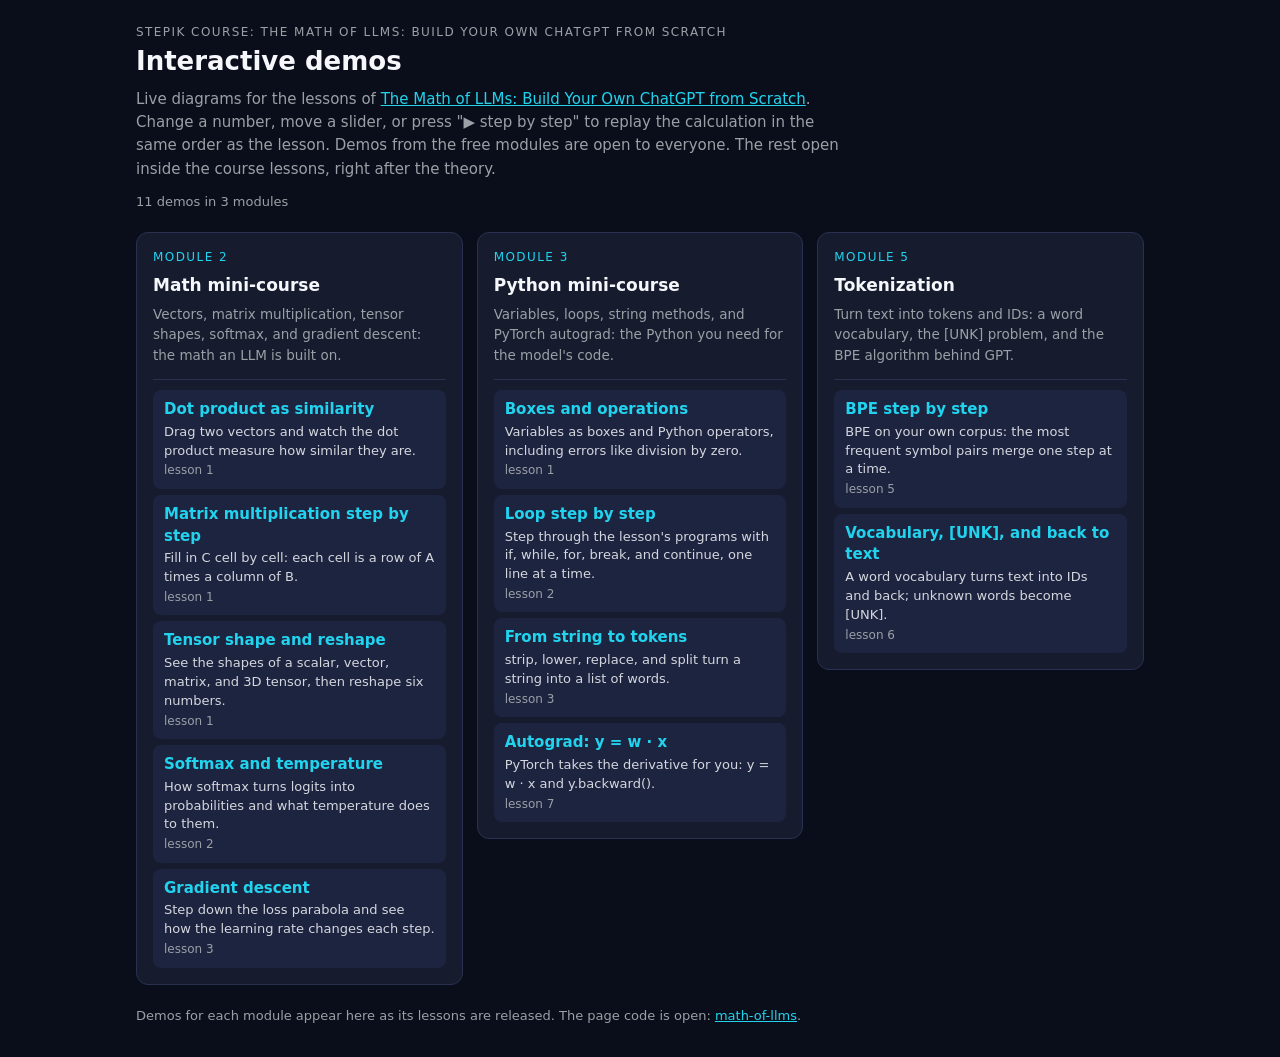
<file: docs/index.html>
<!doctype html>
<html lang="en">
<head>
<meta charset="utf-8">
<meta name="viewport" content="width=device-width, initial-scale=1">
<title>Interactive demos for The Math of LLMs: Build Your Own ChatGPT from Scratch</title>
<meta name="description" content="Live diagrams for the Stepik course The Math of LLMs: Build Your Own ChatGPT from Scratch. Change the numbers and watch each calculation update.">
<link rel="stylesheet" href="kit/kit.css">
<style>
body { max-width: 1040px; margin: 0 auto; padding: 24px 16px 32px; }
h1 { font-size: 26px; margin: 4px 0 10px; }
.intro { margin: 0; max-width: 720px; color: var(--muted); line-height: 1.55; }
.intro a, .foot a { color: var(--cyan); }
.count { margin: 12px 0 0; font-size: 13px; color: var(--muted); }
.cards { display: grid; grid-template-columns: repeat(auto-fill, minmax(310px, 1fr)); gap: 14px; align-items: start; margin: 20px 0 0; padding: 0; list-style: none; }
.card { display: flex; flex-direction: column; gap: 8px; padding: 16px; background: var(--panel); border: 1px solid var(--line); border-radius: 12px; }
.card__num { margin: 0; font-size: 12px; letter-spacing: .12em; text-transform: uppercase; color: var(--cyan); }
.card h2 { margin: 0; font-size: 17px; line-height: 1.3; }
.card__about { margin: 0; font-size: 13.5px; line-height: 1.5; color: var(--muted); }
.demos { display: grid; gap: 6px; margin: 6px 0 0; padding: 10px 0 0; list-style: none; border-top: 1px solid var(--line); }
.demo { display: grid; gap: 2px; padding: 8px 10px; color: var(--ink); text-decoration: none;
  background: var(--panel-2); border: 1px solid transparent; border-radius: 8px; }
.demo:hover, .demo:focus-visible { border-color: var(--cyan); outline: none; }
.demo__title { font-weight: 600; color: var(--cyan); }
.demo__about { font-size: 13px; line-height: 1.45; color: var(--ink); opacity: .85; }
.demo__lesson { font-size: 12px; color: var(--muted); }
.card.is-locked { background: transparent; border-style: dashed; }
.card.is-locked .card__num { color: var(--muted); }
.card.is-locked .demo { background: transparent; border-color: var(--line); cursor: default; }
.card.is-locked .demo__title { color: var(--ink); opacity: .8; }
.offer { grid-column: 1 / -1; display: flex; flex-wrap: wrap; gap: 10px 18px; align-items: center; justify-content: space-between;
  padding: 16px; border: 1px solid var(--cyan); border-radius: 12px; background: rgba(34, 211, 238, .08); }
.offer p { margin: 0; max-width: 620px; line-height: 1.5; }
.foot { margin: 22px 0 0; font-size: 13px; color: var(--muted); }
@media (max-width: 400px) { .cards { grid-template-columns: 1fr; } h1 { font-size: 22px; } }
</style>
</head>
<body>
<p class="eyebrow" id="eyebrow"></p>
<h1>Interactive demos</h1>
<p class="intro">Live diagrams for the lessons of <a id="course" href="https://stepik.org/a/305484"></a>. Change a number, move a slider, or press "▶ step by step" to replay the calculation in the same order as the lesson. Demos from the free modules are open to everyone. The rest open inside the course lessons, right after the theory.</p>
<p class="count" id="count"></p>
<noscript><p class="intro">The demos need JavaScript. Turn it on to browse them, or find the source in the <a href="https://github.com/petrovyuri/math-of-llms">math-of-llms repository</a>.</p></noscript>
<ul class="cards" id="cards"></ul>
<p class="foot">Demos for each module appear here as its lessons are released. The page code is open: <a href="https://github.com/petrovyuri/math-of-llms">math-of-llms</a>.</p>
<script type="module">
import { el } from "./kit/ui.js";
import { COURSE_NAME, COURSE_URL } from "./kit/access.js";
import { buildCatalog, countText, lockedText } from "./kit/hub.js";

const [demos, modules] = await Promise.all(["./demos.json", "./modules.json"].map(async (url) => (await fetch(url)).json()));
const catalog = buildCatalog(demos, modules);
const courseLink = document.getElementById("course");
courseLink.textContent = COURSE_NAME;
courseLink.href = COURSE_URL;
document.getElementById("eyebrow").textContent = `Stepik course: ${COURSE_NAME}`;
document.getElementById("count").textContent = demos.length === 0
  ? "The first demos will appear here soon."
  : countText(demos.length, catalog.length);

/** Module card: free modules link to the demos, locked ones only list the titles. */
function card(c) {
  return el("li", { class: c.free ? "card" : "card is-locked" },
    el("p", { class: "card__num" }, c.free ? `Module ${c.module}` : `Module ${c.module} · in the course`),
    el("h2", {}, c.title),
    el("p", { class: "card__about" }, c.about),
    el("ul", { class: "demos" }, c.demos.map((demo) => el("li", {},
      el(c.free ? "a" : "div", { class: "demo", href: c.free ? demo.href : undefined },
        el("span", { class: "demo__title" }, demo.title),
        el("span", { class: "demo__about" }, demo.about),
        el("span", { class: "demo__lesson" }, `lesson ${demo.lesson}`))))));
}

const offer = lockedText(catalog) && el("li", { class: "offer" },
  el("p", {}, lockedText(catalog)),
  el("a", { class: "cta", href: COURSE_URL }, "Get the course on Stepik"));
document.getElementById("cards").append(
  ...catalog.filter((c) => c.free).map(card), offer, ...catalog.filter((c) => !c.free).map(card));
</script>
</body>
</html>
</file>
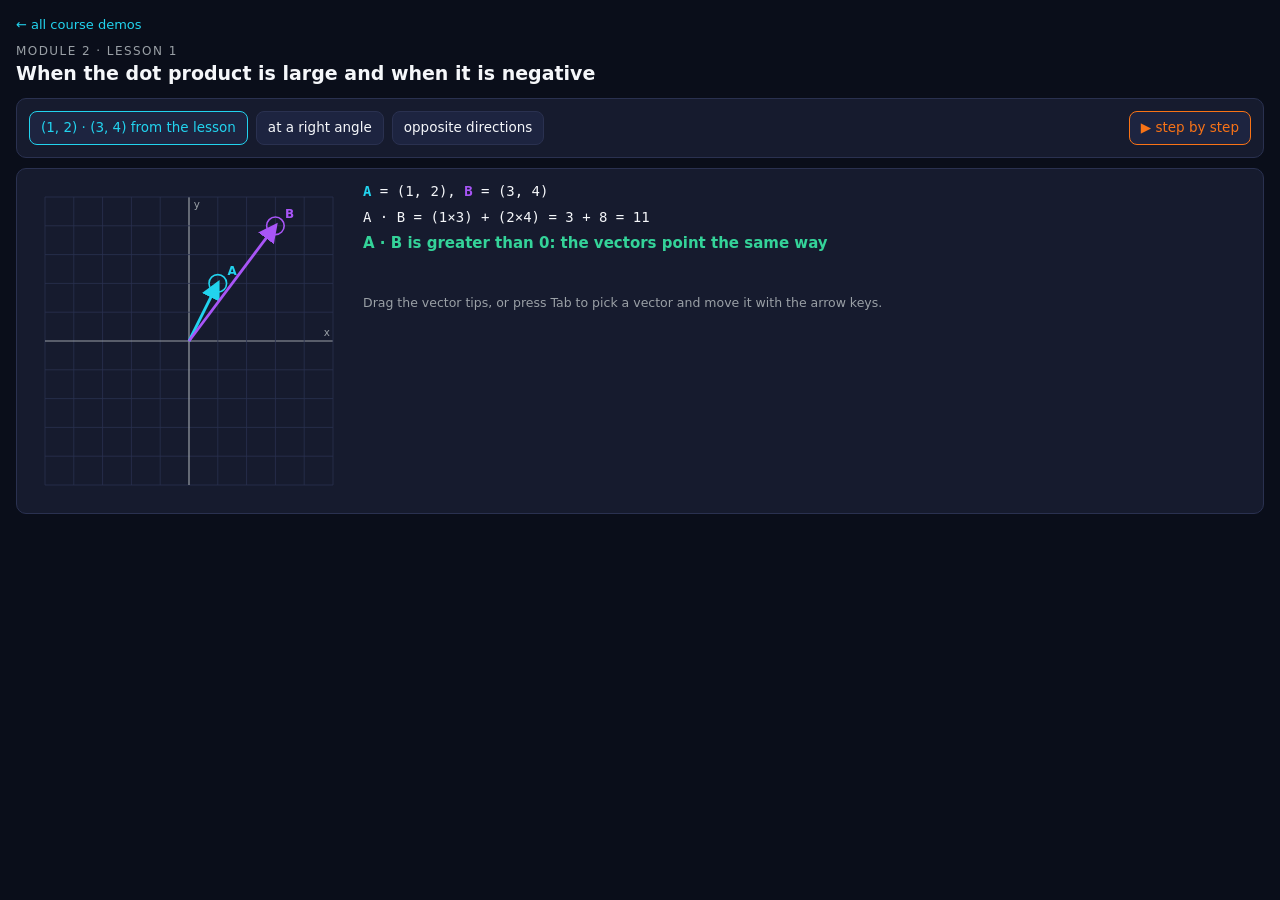
<file: docs/m02/dot-product/index.html>
<!doctype html>
<html lang="en">
<head>
<meta charset="utf-8">
<meta name="viewport" content="width=device-width, initial-scale=1">
<title>Dot product</title>
<link rel="stylesheet" href="../../kit/kit.css">
<style>
.plane-wrap { display: flex; flex-wrap: wrap; gap: 14px; align-items: flex-start; }
#plane { width: 320px; max-width: 100%; height: auto; touch-action: none; user-select: none; }
.side { flex: 1 1 220px; min-width: 0; display: grid; gap: 6px; }
.vec-a { color: var(--cyan); font-weight: 600; }
.vec-b { color: var(--purple); font-weight: 600; }
.handle { cursor: grab; outline: none; }
.handle:focus-visible .ring { stroke: var(--yellow); stroke-width: 3; }
.hint { margin: 0; font-size: 12.5px; }
</style>
</head>
<body>
<p class="eyebrow">Module 2 · lesson 1</p>
<h1>When the dot product is large and when it is negative</h1>
<noscript><div class="panel">The demo didn't load. Open it in a new tab.</div></noscript>

<div class="panel row row--spread">
  <div class="row" id="presets"></div>
  <button type="button" class="btn-play" id="play">▶ step by step</button>
</div>

<div class="panel plane-wrap">
  <svg id="plane" viewBox="0 0 400 400" aria-label="Coordinate plane with vectors A and B"></svg>
  <div class="side">
    <p class="readout"><span class="vec-a">A</span> = <span id="a-val"></span>, <span class="vec-b">B</span> = <span id="b-val"></span></p>
    <p class="readout" id="formula" aria-live="polite"></p>
    <p class="verdict" id="verdict"></p>
    <p class="caption" id="caption"></p>
    <p class="muted hint">Drag the vector tips, or press Tab to pick a vector and move it with the arrow keys.</p>
  </div>
</div>

<script type="module">
import { steps, verdict, display } from "./logic.js";
import { num } from "../../kit/format.js";
import { svg, presets, stepPlayer, ready } from "../../kit/ui.js";

const LIMIT = 5; // coordinates from -5 to 5
const SNAP = 0.5; // drag step
const UNIT = 36; // pixels per unit
const CENTER = 200;
const px = (x) => CENTER + x * UNIT;
const py = (y) => CENTER - y * UNIT;
const coords = (v) => `(${v.map((x) => num(x)).join(", ")})`;

const PRESETS = [
  { label: "(1, 2) · (3, 4) from the lesson", value: { a: [1, 2], b: [3, 4] } },
  { label: "at a right angle", value: { a: [2, 1], b: [-1, 2] } },
  { label: "opposite directions", value: { a: [2, 1], b: [-2, -1] } },
];
const VERDICT = {
  same: { text: "is greater than 0: the vectors point the same way", cls: "good" },
  orthogonal: { text: "is 0: the vectors are perpendicular", cls: "muted" },
  opposite: { text: "is less than 0: the vectors point in roughly opposite directions", cls: "bad" },
  zero: { text: "is 0: one of the vectors is the zero vector", cls: "muted" },
};

const state = { a: [...PRESETS[0].value.a], b: [...PRESETS[0].value.b] };
const plane = document.getElementById("plane");
const caption = document.getElementById("caption");
const verdictEl = document.getElementById("verdict");

function label(text, attrs) {
  const node = svg("text", { fill: "var(--muted)", "font-size": 13, ...attrs });
  node.textContent = text;
  return node;
}

// ---------- grid, axes, arrowheads ----------
const defs = svg("defs");
for (const [id, color] of [["head-a", "var(--cyan)"], ["head-b", "var(--purple)"]]) {
  const marker = svg("marker", { id, viewBox: "0 0 10 10", refX: 8, refY: 5, markerWidth: 7, markerHeight: 7, orient: "auto-start-reverse" });
  marker.append(svg("path", { d: "M0,0 L10,5 L0,10 z", fill: color }));
  defs.append(marker);
}
plane.append(defs);
for (let k = -LIMIT; k <= LIMIT; k += 1) {
  const axis = k === 0;
  const stroke = axis ? "var(--muted)" : "var(--line)";
  const width = axis ? 1.5 : 1;
  plane.append(svg("line", { x1: px(k), y1: py(-LIMIT), x2: px(k), y2: py(LIMIT), stroke, "stroke-width": width }));
  plane.append(svg("line", { x1: px(-LIMIT), y1: py(k), x2: px(LIMIT), y2: py(k), stroke, "stroke-width": width }));
}
plane.append(label("x", { x: px(LIMIT) - 4, y: py(0) - 6, "text-anchor": "end" }), label("y", { x: px(0) + 6, y: py(LIMIT) + 14 }));

// Projections onto an axis, drawn by "▶ step by step".
const proj = svg("g");
plane.append(proj);

function drawProjection(axis) {
  proj.replaceChildren();
  if (axis === null) return;
  for (const [key, color, offset] of [["a", "var(--cyan)", -6], ["b", "var(--purple)", 6]]) {
    const v = state[key][axis];
    const attrs = axis === 0
      ? { x1: px(0), y1: py(0) + offset, x2: px(v), y2: py(0) + offset }
      : { x1: px(0) + offset, y1: py(0), x2: px(0) + offset, y2: py(v) };
    proj.append(svg("line", { ...attrs, stroke: color, "stroke-width": 6, "stroke-linecap": "round", opacity: 0.85 }));
  }
}

// ---------- vectors ----------
function makeVector(key, color, head) {
  const name = key.toUpperCase();
  const line = svg("line", { x1: px(0), y1: py(0), stroke: color, "stroke-width": 3.5, "marker-end": `url(#${head})` });
  const handle = svg("g", { class: "handle", tabindex: 0 });
  const ring = svg("circle", { class: "ring", r: 11, fill: "transparent", stroke: color, "stroke-width": 2 });
  const tag = svg("text", { fill: color, "font-size": 15, "font-weight": 700 });
  tag.textContent = name;
  handle.append(ring);
  plane.append(line, handle, tag);

  function move(x, y) {
    const clamp = (v) => Math.max(-LIMIT, Math.min(LIMIT, Math.round(v / SNAP) * SNAP));
    state[key] = [clamp(x), clamp(y)];
    player.stop();
    presetBar.setActive(null);
    render();
  }

  handle.addEventListener("pointerdown", (e) => {
    handle.setPointerCapture(e.pointerId);
    handle.focus();
  });
  handle.addEventListener("pointermove", (e) => {
    if (!handle.hasPointerCapture(e.pointerId)) return;
    const point = plane.createSVGPoint();
    point.x = e.clientX;
    point.y = e.clientY;
    const p = point.matrixTransform(plane.getScreenCTM().inverse());
    move((p.x - CENTER) / UNIT, (CENTER - p.y) / UNIT);
  });
  handle.addEventListener("keydown", (e) => {
    const delta = { ArrowLeft: [-SNAP, 0], ArrowRight: [SNAP, 0], ArrowUp: [0, SNAP], ArrowDown: [0, -SNAP] }[e.key];
    if (!delta) return;
    e.preventDefault();
    move(state[key][0] + delta[0], state[key][1] + delta[1]);
  });

  return {
    draw() {
      const [x, y] = state[key];
      line.setAttribute("x2", px(x));
      line.setAttribute("y2", py(y));
      ring.setAttribute("cx", px(x));
      ring.setAttribute("cy", py(y));
      tag.setAttribute("x", px(x) + (x >= 0 ? 12 : -24));
      tag.setAttribute("y", py(y) + (y >= 0 ? -10 : 22));
      handle.setAttribute("aria-label", `Tip of vector ${name}: ${coords(state[key])}`);
    },
  };
}

const vectors = [makeVector("a", "var(--cyan)", "head-a"), makeVector("b", "var(--purple)", "head-b")];

function render() {
  vectors.forEach((v) => v.draw());
  document.getElementById("a-val").textContent = coords(state.a);
  document.getElementById("b-val").textContent = coords(state.b);
  document.getElementById("formula").textContent = `A · B = ${display.dot(state.a, state.b)}`;
  const v = VERDICT[verdict(state.a, state.b)];
  verdictEl.textContent = `A · B ${v.text}`;
  verdictEl.className = `verdict ${v.cls}`;
}

const player = stepPlayer(document.getElementById("play"), {
  steps: () => steps(state.a, state.b),
  onStep(i, text) {
    caption.textContent = text ?? "";
    drawProjection(i === 0 || i === 1 ? i : null);
  },
});

const presetBar = presets(document.getElementById("presets"), PRESETS, (value) => {
  player.stop();
  state.a = [...value.a];
  state.b = [...value.b];
  render();
});
presetBar.setActive(0);

render();
ready();
</script>
</body>
</html>
</file>
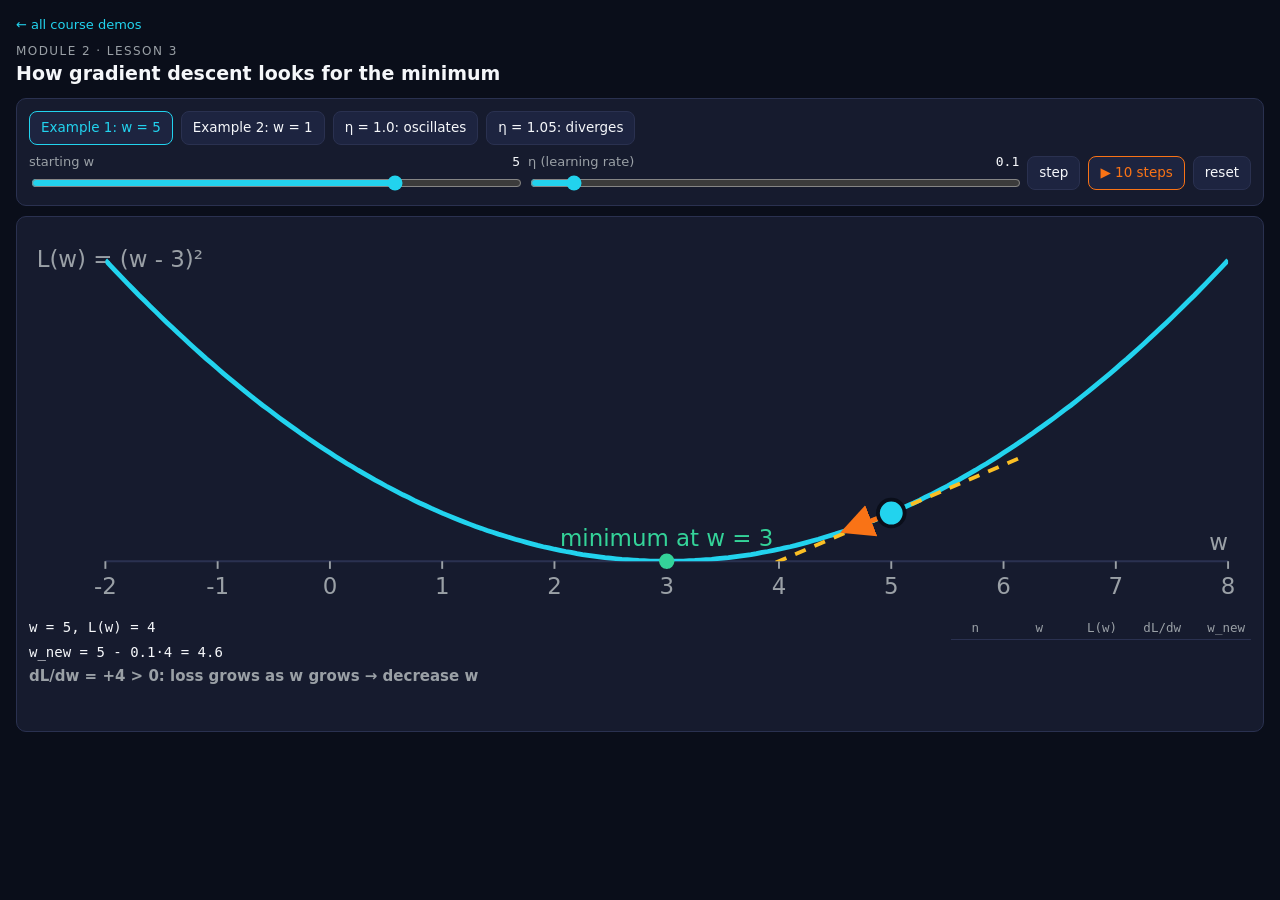
<file: docs/m02/gradient-descent/index.html>
<!doctype html>
<html lang="en">
<head>
<meta charset="utf-8">
<meta name="viewport" content="width=device-width, initial-scale=1">
<title>Gradient descent</title>
<link rel="stylesheet" href="../../kit/kit.css">
<style>
#plot { width: 100%; height: auto; display: block; }
.gd-bottom { display: flex; flex-wrap: wrap; gap: 12px; align-items: flex-start; margin-top: 6px; }
.gd-text { flex: 1 1 260px; min-width: 0; display: grid; gap: 4px; }
/* the table width is fixed: huge numbers during divergence must not push it below the text */
.history { border-collapse: collapse; font-size: 12.5px; flex: none; width: 300px; max-width: 100%; table-layout: fixed; }
.history th, .history td { padding: 2px 6px; text-align: right; border-bottom: 1px solid var(--line); overflow: hidden; text-overflow: ellipsis; white-space: nowrap; }
.history th { color: var(--muted); font-weight: 500; }
</style>
</head>
<body>
<p class="eyebrow">Module 2 · lesson 3</p>
<h1>How gradient descent looks for the minimum</h1>
<noscript><div class="panel">The demo didn't load. Open it in a new tab.</div></noscript>

<div class="panel">
  <div class="row" id="presets"></div>
  <div class="row row--top">
    <div class="slider-holder" id="w-slider"></div>
    <div class="slider-holder" id="lr-slider"></div>
    <button type="button" id="step">step</button>
    <button type="button" class="btn-play" id="play">▶ 10 steps</button>
    <button type="button" id="reset">reset</button>
  </div>
</div>

<div class="panel">
  <svg id="plot" viewBox="0 0 640 200" aria-label="Plot of L(w) = (w - 3)² with the current descent point"></svg>
  <div class="gd-bottom">
    <div class="gd-text">
      <p class="readout" id="now" aria-live="polite"></p>
      <p class="readout" id="formula"></p>
      <p class="verdict" id="verdict"></p>
      <p class="caption" id="caption"></p>
    </div>
    <table class="history mono">
      <colgroup><col style="width: 34px"><col style="width: 64px"><col style="width: 74px"><col style="width: 64px"><col style="width: 64px"></colgroup>
      <thead><tr><th>n</th><th>w</th><th>L(w)</th><th>dL/dw</th><th>w_new</th></tr></thead>
      <tbody id="history"></tbody>
    </table>
  </div>
</div>

<script type="module">
import { DIVERGED, diverged, grad, loss, run, stepFormula, verdict } from "./logic.js";
import { num } from "../../kit/format.js";
import { el, svg, presets, slider, stepPlayer, ready } from "../../kit/ui.js";

const W_MIN = -2;
const W_MAX = 8;
const L_MAX = 26;
const VIEW = { w: 640, h: 200, left: 40, right: 12, top: 10, bottom: 26 };
const SHOW_ROWS = 4;
const X = (w) => VIEW.left + ((w - W_MIN) / (W_MAX - W_MIN)) * (VIEW.w - VIEW.left - VIEW.right);
const Y = (l) => VIEW.h - VIEW.bottom - (l / L_MAX) * (VIEW.h - VIEW.top - VIEW.bottom);
const clampW = (w) => Math.max(W_MIN, Math.min(W_MAX, w));

const PRESETS = [
  { label: "Example 1: w = 5", value: { w0: 5, lr: 0.1 } },
  { label: "Example 2: w = 1", value: { w0: 1, lr: 0.1 } },
  { label: "η = 1.0: oscillates", value: { w0: 5, lr: 1 } },
  { label: "η = 1.05: diverges", value: { w0: 5, lr: 1.05 } },
];

const state = { w0: 5, lr: 0.1, history: [] };
const current = () => (state.history.length ? state.history[state.history.length - 1].next : state.w0);

// ---------- static part of the plot ----------
const plot = document.getElementById("plot");
function text(content, attrs) {
  const node = svg("text", { fill: "var(--muted)", "font-size": 12, ...attrs });
  node.textContent = content;
  return node;
}
const defs = svg("defs");
const marker = svg("marker", { id: "head", viewBox: "0 0 10 10", refX: 8, refY: 5, markerWidth: 7, markerHeight: 7, orient: "auto-start-reverse" });
marker.append(svg("path", { d: "M0,0 L10,5 L0,10 z", fill: "var(--orange)" }));
const clip = svg("clipPath", { id: "area" });
clip.append(svg("rect", { x: VIEW.left, y: VIEW.top, width: VIEW.w - VIEW.left - VIEW.right, height: VIEW.h - VIEW.top - VIEW.bottom }));
defs.append(marker, clip);
plot.append(defs);
plot.append(svg("line", { x1: VIEW.left, y1: Y(0), x2: VIEW.w - VIEW.right, y2: Y(0), stroke: "var(--line)" }));
for (let w = W_MIN; w <= W_MAX; w += 1) {
  plot.append(svg("line", { x1: X(w), y1: Y(0), x2: X(w), y2: Y(0) + 4, stroke: "var(--muted)" }));
  plot.append(text(String(w), { x: X(w), y: Y(0) + 17, "text-anchor": "middle" }));
}
plot.append(text("L(w) = (w - 3)²", { x: 4, y: VIEW.top + 10 }), text("w", { x: VIEW.w - VIEW.right, y: Y(0) - 6, "text-anchor": "end" }));
const curve = [];
for (let k = 0; k <= 200; k += 1) {
  const w = W_MIN + (k / 200) * (W_MAX - W_MIN);
  curve.push(`${k ? "L" : "M"}${X(w).toFixed(1)},${Y(loss(w)).toFixed(1)}`);
}
plot.append(svg("path", { d: curve.join(" "), fill: "none", stroke: "var(--cyan)", "stroke-width": 2.5, "clip-path": "url(#area)" }));
plot.append(svg("circle", { cx: X(3), cy: Y(0), r: 4, fill: "var(--green)" }),
  text("minimum at w = 3", { x: X(3), y: Y(0) - 8, "text-anchor": "middle", fill: "var(--green)" }));
const dynamic = svg("g", { "clip-path": "url(#area)" });
const pointLayer = svg("g");
plot.append(dynamic, pointLayer);

// ---------- current state on the plot ----------
function drawPlot() {
  dynamic.replaceChildren();
  pointLayer.replaceChildren();
  for (const row of state.history) {
    dynamic.append(svg("circle", { cx: X(row.w), cy: Y(loss(row.w)), r: 3.5, fill: "var(--muted)", opacity: 0.6 }));
  }
  const w = current();
  if (diverged(w)) return;
  const g = grad(w);
  // tangent: the line with slope dL/dw through the current point
  dynamic.append(svg("line", {
    x1: X(w - 1.2), y1: Y(loss(w) - 1.2 * g), x2: X(w + 1.2), y2: Y(loss(w) + 1.2 * g),
    stroke: "var(--yellow)", "stroke-width": 2, "stroke-dasharray": "6 5",
  }));
  const next = w - state.lr * g;
  if (Math.abs(next - w) > 1e-9) {
    dynamic.append(svg("line", { x1: X(w), y1: Y(loss(w)), x2: X(next), y2: Y(loss(next)), stroke: "var(--orange)", "stroke-width": 2.5, "marker-end": "url(#head)" }));
  }
  pointLayer.append(svg("circle", { cx: X(clampW(w)), cy: Y(Math.min(loss(w), L_MAX)), r: 7, fill: "var(--cyan)", stroke: "var(--bg)", "stroke-width": 2 }));
  if (w < W_MIN || w > W_MAX) {
    const right = w > W_MAX;
    pointLayer.append(text(`w = ${num(w)} is off the chart`, {
      x: X(clampW(w)) + (right ? -10 : 10), y: VIEW.top + 14, "text-anchor": right ? "end" : "start", fill: "var(--red)",
    }));
  }
}

function render() {
  drawPlot();
  const w = current();
  const stepButton = document.getElementById("step");
  const verdictEl = document.getElementById("verdict");
  if (diverged(w)) {
    stepButton.disabled = true;
    document.getElementById("now").textContent = `w = ${num(w)}`;
    document.getElementById("formula").textContent = "";
    verdictEl.textContent = `The descent diverged: w is more than ${DIVERGED} away from the minimum. Lower η or press "reset".`;
    verdictEl.className = "verdict bad";
  } else {
    stepButton.disabled = false;
    document.getElementById("now").textContent = `w = ${num(w)}, L(w) = ${num(loss(w))}`;
    document.getElementById("formula").textContent = stepFormula(w, state.lr);
    verdictEl.textContent = verdict(w);
    verdictEl.className = `verdict ${Math.abs(grad(w)) < 1e-9 ? "good" : "muted"}`;
  }
  document.getElementById("history").replaceChildren(...state.history.slice(-SHOW_ROWS).map((row) => el("tr", {},
    el("td", {}, String(row.n)), el("td", {}, num(row.w)), el("td", {}, num(row.loss)),
    el("td", {}, num(row.grad)), el("td", {}, num(row.next)))));
}

function doStep() {
  if (diverged(current())) return;
  const [row] = run(current(), state.lr, 1);
  state.history.push({ ...row, n: state.history.length + 1 });
  render();
}

const caption = document.getElementById("caption");
const player = stepPlayer(document.getElementById("play"), {
  steps: () => run(current(), state.lr, 10)
    .filter((row) => !diverged(row.w))
    .map((row, k) => `Step ${state.history.length + k + 1}: ${stepFormula(row.w, state.lr)}`),
  onStep(i, text) {
    caption.textContent = text ?? "";
    if (i >= 0) doStep();
  },
  interval: 450,
});

function restart() {
  player.stop();
  presetBar.setActive(null);
  state.history = [];
  render();
}

const wSlider = slider(document.getElementById("w-slider"), {
  label: "starting w", min: -1, max: 7, step: 0.1, value: 5, format: (v) => num(v),
  onInput: (v) => { state.w0 = v; restart(); },
});
const lrSlider = slider(document.getElementById("lr-slider"), {
  label: "η (learning rate)", min: 0.01, max: 1.2, step: 0.01, value: 0.1, format: (v) => num(v),
  onInput: (v) => { state.lr = v; restart(); },
});

const presetBar = presets(document.getElementById("presets"), PRESETS, (value) => {
  player.stop();
  state.w0 = value.w0;
  state.lr = value.lr;
  wSlider.set(value.w0);
  lrSlider.set(value.lr);
  state.history = [];
  render();
});
presetBar.setActive(0);

document.getElementById("step").addEventListener("click", () => { player.stop(); doStep(); });
document.getElementById("reset").addEventListener("click", () => { player.stop(); state.history = []; render(); });

render();
ready();
</script>
</body>
</html>
</file>
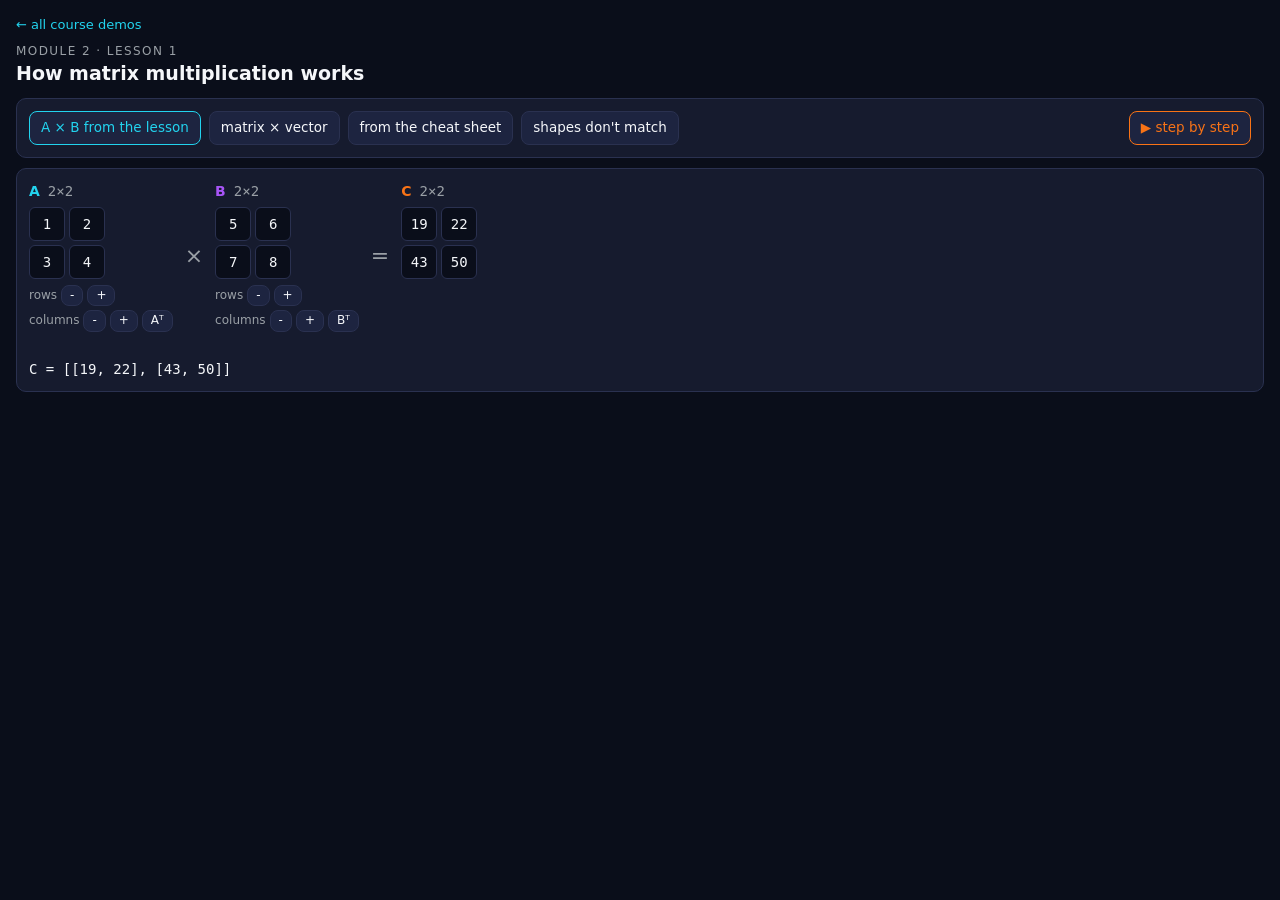
<file: docs/m02/matmul/index.html>
<!doctype html>
<html lang="en">
<head>
<meta charset="utf-8">
<meta name="viewport" content="width=device-width, initial-scale=1">
<title>Matrix multiplication</title>
<link rel="stylesheet" href="../../kit/kit.css">
<style>
:root { --cell: 36px; }
.mm { display: flex; flex-wrap: wrap; gap: 10px 12px; align-items: flex-start; }
.mm__part { display: grid; gap: 6px; justify-items: start; }
.mm__head { display: flex; gap: 8px; align-items: baseline; font-size: 14px; }
.mm__op { align-self: center; font-size: 22px; color: var(--muted); }
.tag { font-weight: 700; }
.tag--a { color: var(--cyan); }
.tag--b { color: var(--purple); }
.tag--c { color: var(--orange); }
.dims { color: var(--muted); font-family: ui-monospace, Consolas, monospace; }
.dims.bad { color: var(--red); }
.tools { display: grid; gap: 4px; font-size: 12px; color: var(--muted); }
.tools__row { display: flex; gap: 4px; align-items: center; }
.tools button { padding: 1px 8px; font-size: 12px; }
</style>
</head>
<body>
<p class="eyebrow">Module 2 · lesson 1</p>
<h1>How matrix multiplication works</h1>
<noscript><div class="panel">The demo didn't load. Open it in a new tab.</div></noscript>

<div class="panel row row--spread">
  <div class="row" id="presets"></div>
  <button type="button" class="btn-play" id="play">▶ step by step</button>
</div>

<div class="panel">
  <div class="mm">
    <section class="mm__part" aria-label="Matrix A">
      <div class="mm__head"><span class="tag tag--a">A</span><span class="dims" id="a-dims"></span></div>
      <div id="a-grid"></div>
      <div class="tools" id="a-tools"></div>
    </section>
    <div class="mm__op" aria-hidden="true">×</div>
    <section class="mm__part" aria-label="Matrix B">
      <div class="mm__head"><span class="tag tag--b">B</span><span class="dims" id="b-dims"></span></div>
      <div id="b-grid"></div>
      <div class="tools" id="b-tools"></div>
    </section>
    <div class="mm__op" aria-hidden="true">=</div>
    <section class="mm__part" aria-label="Result C">
      <div class="mm__head"><span class="tag tag--c">C</span><span class="dims" id="c-dims"></span></div>
      <div id="c-grid"></div>
    </section>
  </div>
  <p class="caption" id="caption"></p>
  <p class="readout" id="result" aria-live="polite"></p>
</div>

<script type="module">
import { canMultiply, column, matmul, mismatchText, shape, shapesText, steps, transpose } from "./logic.js";
import { listStr, num, parseNumber } from "../../kit/format.js";
import { el, matrixView, presets, stepPlayer, ready } from "../../kit/ui.js";

const MAX = 4; // up to 4 rows and columns
const LIMIT = 99; // cell values from -99 to 99
const PRESETS = [
  { label: "A × B from the lesson", value: { a: [[1, 2], [3, 4]], b: [[5, 6], [7, 8]] } },
  { label: "matrix × vector", value: { a: [[1, 2, 3], [4, 5, 6]], b: [[2], [1], [0]] } },
  { label: "from the cheat sheet", value: { a: [[1, 2], [3, 4]], b: [[5], [6]] } },
  { label: "shapes don't match", value: { a: [[1, 2, 3], [4, 5, 6]], b: [[1, 2], [3, 4]] } },
];

const toText = (m) => m.map((row) => row.map((x) => num(x)));
const state = { a: toText(PRESETS[0].value.a), b: toText(PRESETS[0].value.b) };
const caption = document.getElementById("caption");
const result = document.getElementById("result");

/** Numbers from the input fields: { a, b, valid }. */
function numbers() {
  const a = state.a.map((row) => row.map((t) => parseNumber(t, LIMIT)));
  const b = state.b.map((row) => row.map((t) => parseNumber(t, LIMIT)));
  return { a, b, valid: [...a.flat(), ...b.flat()].every((v) => v !== null) };
}

function resize(m, rows, cols) {
  return Array.from({ length: rows }, (_, i) => Array.from({ length: cols }, (__, j) => m[i]?.[j] ?? "0"));
}

function changed() {
  player.stop();
  presetBar.setActive(null);
  render();
}

const views = {
  a: matrixView(document.getElementById("a-grid"), state.a, { editable: true, label: "A", onEdit: (i, j, t) => { state.a[i][j] = t; changed(); } }),
  b: matrixView(document.getElementById("b-grid"), state.b, { editable: true, label: "B", onEdit: (i, j, t) => { state.b[i][j] = t; changed(); } }),
  c: matrixView(document.getElementById("c-grid"), [], { label: "C", format: (v) => num(v) }),
};

function tools(key) {
  const name = key.toUpperCase();
  const change = (dRows, dCols) => () => {
    const rows = Math.min(MAX, Math.max(1, state[key].length + dRows));
    const cols = Math.min(MAX, Math.max(1, state[key][0].length + dCols));
    state[key] = resize(state[key], rows, cols);
    changed();
  };
  const button = (text, aria, onclick) => el("button", { type: "button", "aria-label": aria, onclick }, text);
  document.getElementById(`${key}-tools`).append(
    el("div", { class: "tools__row" }, "rows",
      button("-", `Remove a row from ${name}`, change(-1, 0)), button("+", `Add a row to ${name}`, change(1, 0))),
    el("div", { class: "tools__row" }, "columns",
      button("-", `Remove a column from ${name}`, change(0, -1)), button("+", `Add a column to ${name}`, change(0, 1)),
      button(`${name}ᵀ`, `Transpose ${name}`, () => { state[key] = transpose(state[key]); changed(); })),
  );
}

/** stepIndex is the C cell shown during "▶ step by step", -1 is the normal view. */
function render(stepIndex = -1) {
  const { a, b, valid } = numbers();
  views.a.set(state.a);
  views.b.set(state.b);
  views.a.mark("is-invalid", (i, j) => a[i][j] === null);
  views.b.mark("is-invalid", (i, j) => b[i][j] === null);
  for (const key of ["a", "b"]) views[key].mark("is-row", () => false);
  for (const key of ["a", "b"]) views[key].mark("is-col", () => false);
  document.getElementById("a-dims").textContent = `${a.length}×${a[0].length}`;
  document.getElementById("b-dims").textContent = `${b.length}×${b[0].length}`;
  const fits = canMultiply(a, b);
  document.getElementById("a-dims").classList.toggle("bad", !fits);
  document.getElementById("b-dims").classList.toggle("bad", !fits);
  const cDims = document.getElementById("c-dims");

  if (!valid || !fits) {
    views.c.set([]);
    cDims.textContent = "";
    result.className = "error";
    result.textContent = !valid
      ? `Enter a number from -${LIMIT} to ${LIMIT} in every cell`
      : `${mismatchText(a, b)}. Shapes: ${shapesText(a, b)}. Try transposing A or B.`;
    return;
  }

  const c = matmul(a, b);
  const [rows, cols] = shape(c);
  cDims.textContent = `${rows}×${cols}`;
  views.c.set(c.map((row, i) => row.map((v, j) => (stepIndex === -1 || i * cols + j <= stepIndex ? v : null))));
  const r = stepIndex === -1 ? -1 : Math.floor(stepIndex / cols);
  const k = stepIndex === -1 ? -1 : stepIndex % cols;
  views.a.mark("is-row", (i) => i === r);
  views.b.mark("is-col", (_, j) => j === k);
  views.c.mark("is-hit", (i, j) => i === r && j === k);
  result.className = "readout";
  result.textContent = `C = ${listStr(c)}` + (cols === 1 ? `, which is the vector ${listStr(column(c, 0))}` : "");
}

const player = stepPlayer(document.getElementById("play"), {
  steps: () => {
    const { a, b, valid } = numbers();
    return valid && canMultiply(a, b) ? steps(a, b) : [];
  },
  onStep(i, text) {
    caption.textContent = text ?? "";
    render(i);
  },
});

const presetBar = presets(document.getElementById("presets"), PRESETS, (value) => {
  player.stop();
  state.a = toText(value.a);
  state.b = toText(value.b);
  render();
});
presetBar.setActive(0);

tools("a");
tools("b");
render();
ready();
</script>
</body>
</html>
</file>
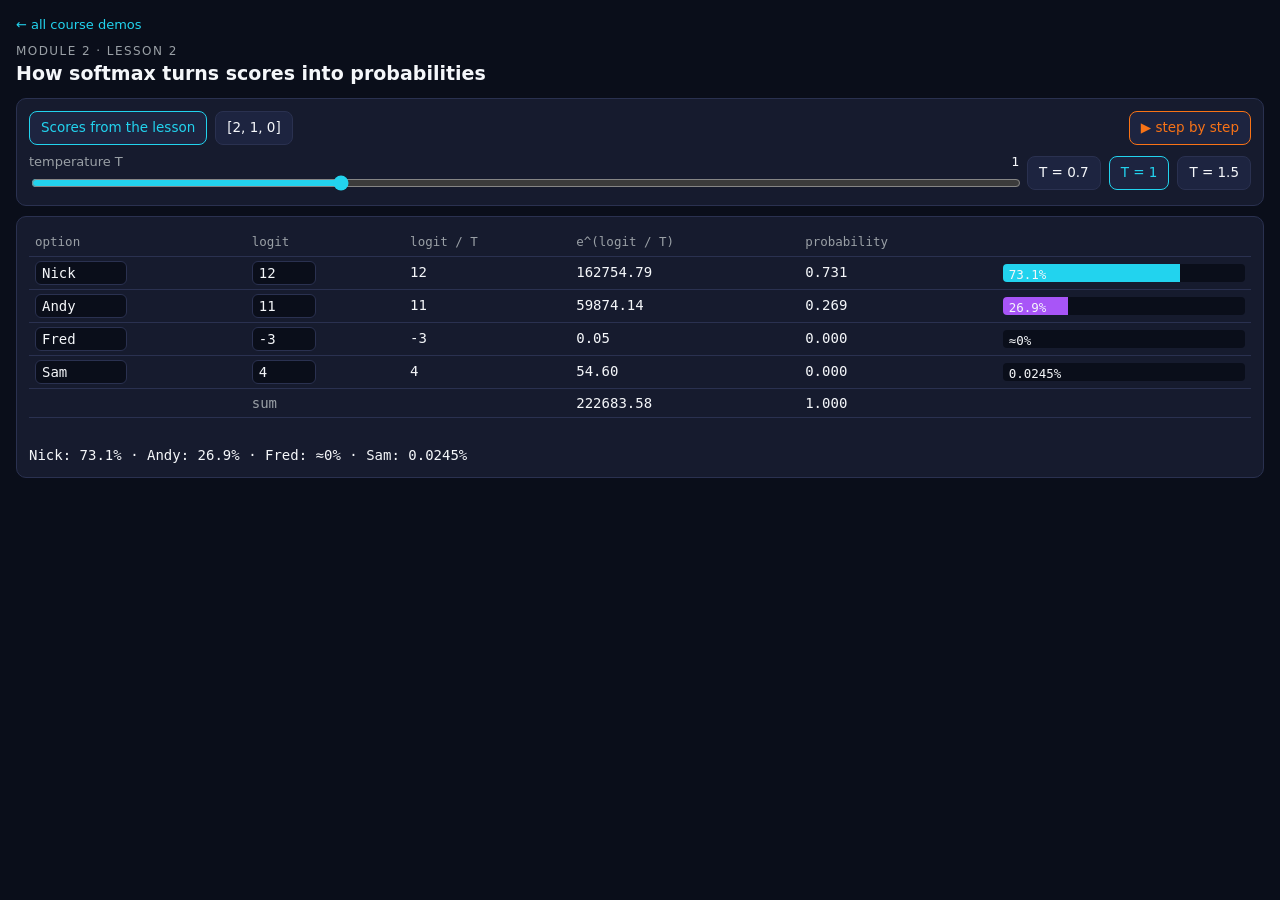
<file: docs/m02/softmax-temperature/index.html>
<!doctype html>
<html lang="en">
<head>
<meta charset="utf-8">
<meta name="viewport" content="width=device-width, initial-scale=1">
<title>Softmax and temperature</title>
<link rel="stylesheet" href="../../kit/kit.css">
<style>
.table-wrap { overflow-x: auto; }
.sm { width: 100%; border-collapse: collapse; font-size: 14px; }
.sm th { text-align: left; font-weight: 500; color: var(--muted); font-size: 12.5px; padding: 4px 6px; border-bottom: 1px solid var(--line); white-space: nowrap; }
.sm td { padding: 4px 6px; border-bottom: 1px solid var(--line); white-space: nowrap; }
.sm input { background: var(--bg); color: var(--ink); border: 1px solid var(--line); border-radius: 6px; padding: 3px 6px; font-size: 14px; }
.sm .name input { width: 92px; font-family: inherit; }
.sm .logit input { width: 64px; }
.sm input.is-invalid { border-color: var(--red); color: var(--red); }
.bar { position: relative; height: 18px; min-width: 110px; background: var(--bg); border-radius: 4px; overflow: hidden; }
.bar__fill { position: absolute; left: 0; top: 0; bottom: 0; transition: width .25s; }
.bar__text { position: relative; padding-left: 6px; font-size: 12.5px; line-height: 18px; }
.sm[data-step="0"] :is(.c2, .c3, .c4, .sum-exp, .sum-p),
.sm[data-step="1"] :is(.c3, .c4, .sum-exp, .sum-p),
.sm[data-step="2"] :is(.c3, .c4, .sum-p),
.sm[data-step="3"] .sum-p { visibility: hidden; }
.sm[data-step="0"] .c1, .sm[data-step="1"] .c2, .sm[data-step="2"] .sum-exp,
.sm[data-step="3"] :is(.c3, .c4), .sm[data-step="4"] .sum-p { color: var(--orange); }
/* On a phone the table does not fit: the intermediate columns are hidden (their numbers are in
   the step-by-step captions), so the probabilities and bars stay visible without sideways scrolling. */
@media (max-width: 520px) {
  .sm .c1, .sm .c2 { display: none; }
  .sm th, .sm td { padding: 4px 3px; }
  .sm .name input { width: 72px; }
  .sm .logit input { width: 46px; }
  .bar { min-width: 64px; }
}
</style>
</head>
<body>
<p class="eyebrow">Module 2 · lesson 2</p>
<h1>How softmax turns scores into probabilities</h1>
<noscript><div class="panel">The demo didn't load. Open it in a new tab.</div></noscript>

<div class="panel">
  <div class="row row--spread">
    <div class="row" id="presets"></div>
    <button type="button" class="btn-play" id="play">▶ step by step</button>
  </div>
  <div class="row row--top">
    <div class="slider-holder" id="t-slider"></div>
    <div class="row" id="t-chips"></div>
  </div>
</div>

<div class="panel">
  <div class="table-wrap">
    <table class="sm mono" id="table">
      <thead><tr><th>option</th><th>logit</th><th class="c1">logit / T</th><th class="c2">e^(logit / T)</th><th class="c3">probability</th><th class="c4"></th></tr></thead>
      <tbody id="rows"></tbody>
      <tfoot><tr><td></td><td class="muted">sum</td><td class="c1"></td><td class="c2 sum-exp" id="sum-exp"></td><td class="c3 sum-p" id="sum-p"></td><td class="c4"></td></tr></tfoot>
    </table>
  </div>
  <p class="caption" id="caption"></p>
  <p class="readout" id="result" aria-live="polite"></p>
</div>

<script type="module">
import { exps, expSum, scaled, softmax, steps } from "./logic.js";
import { expo, fixed, num, parseNumber, percent } from "../../kit/format.js";
import { el, presets, slider, stepPlayer, ready } from "../../kit/ui.js";

const LIMIT = 20; // logits from -20 to 20
const T_CHIPS = [0.7, 1, 1.5];
const COLORS = ["var(--cyan)", "var(--purple)", "var(--green)", "var(--yellow)"];
const PRESETS = [
  { label: "Scores from the lesson", value: { names: ["Nick", "Andy", "Fred", "Sam"], logits: [12, 11, -3, 4], T: 1 } },
  { label: "[2, 1, 0]", value: { names: ["A", "B", "C"], logits: [2, 1, 0], T: 1 } },
];

const state = { names: [...PRESETS[0].value.names], logits: PRESETS[0].value.logits.map(String), T: 1 };
const table = document.getElementById("table");
const rowsEl = document.getElementById("rows");
const caption = document.getElementById("caption");
const result = document.getElementById("result");
let cells = [];

function values() {
  return state.logits.map((t) => parseNumber(t, LIMIT));
}

function buildRows() {
  rowsEl.replaceChildren();
  cells = state.names.map((name, i) => {
    const row = {
      logit: el("input", {
        type: "text", value: state.logits[i], "aria-label": `Logit of option ${i + 1}`,
        oninput: (e) => { state.logits[i] = e.target.value; player.stop(); presetBar.setActive(null); render(); },
      }),
      c1: el("td", { class: "c1" }),
      c2: el("td", { class: "c2" }),
      c3: el("td", { class: "c3" }),
      fill: el("span", { class: "bar__fill", style: `background: ${COLORS[i]}; width: 0` }),
      text: el("span", { class: "bar__text" }),
    };
    const nameInput = el("input", {
      type: "text", value: name, "aria-label": `Name of option ${i + 1}`,
      oninput: (e) => { state.names[i] = e.target.value; render(); },
    });
    rowsEl.append(el("tr", {},
      el("td", { class: "name" }, nameInput),
      el("td", { class: "logit" }, row.logit),
      row.c1, row.c2, row.c3,
      el("td", { class: "c4" }, el("div", { class: "bar" }, row.fill, row.text))));
    return row;
  });
}

function render() {
  const logits = values();
  cells.forEach((row, i) => row.logit.classList.toggle("is-invalid", logits[i] === null));
  if (logits.some((v) => v === null)) {
    for (const row of cells) {
      row.c1.textContent = row.c2.textContent = row.c3.textContent = row.text.textContent = "";
      row.fill.style.width = "0";
    }
    document.getElementById("sum-exp").textContent = "";
    document.getElementById("sum-p").textContent = "";
    result.className = "error";
    result.textContent = `Each logit must be a number from -${LIMIT} to ${LIMIT}`;
    return;
  }
  const T = state.T;
  const s = scaled(logits, T);
  const e = exps(logits, T);
  const p = softmax(logits, T);
  cells.forEach((row, i) => {
    row.c1.textContent = num(s[i], 3);
    row.c2.textContent = expo(e[i]);
    row.c3.textContent = fixed(p[i], 3);
    row.fill.style.width = `${(p[i] * 100).toFixed(2)}%`;
    row.text.textContent = percent(p[i]);
  });
  let total = 0;
  for (const v of p) total += v;
  document.getElementById("sum-exp").textContent = expo(expSum(logits, T));
  document.getElementById("sum-p").textContent = fixed(total, 3);
  result.className = "readout";
  result.textContent = state.names.map((name, i) => `${name || `option ${i + 1}`}: ${percent(p[i])}`).join(" · ");
}

const player = stepPlayer(document.getElementById("play"), {
  steps: () => {
    const logits = values();
    return logits.some((v) => v === null) ? [] : steps(logits, state.T);
  },
  onStep(i, text) {
    caption.textContent = text ?? "";
    if (i === -1) delete table.dataset.step;
    else table.dataset.step = String(i);
  },
});

function setT(t) {
  state.T = t;
  const chip = T_CHIPS.indexOf(t);
  tChips.setActive(chip === -1 ? null : chip);
  player.stop();
  render();
}

const tSlider = slider(document.getElementById("t-slider"), {
  label: "temperature T", min: 0.1, max: 3, step: 0.1, value: 1, format: (v) => num(v), onInput: setT,
});
const tChips = presets(document.getElementById("t-chips"),
  T_CHIPS.map((t) => ({ label: `T = ${num(t)}`, value: t })),
  (t) => { tSlider.set(t); setT(t); });
tChips.setActive(1);

// A preset is the whole lesson example: the options, their logits, and T = 1, as in the lesson.
const presetBar = presets(document.getElementById("presets"), PRESETS, (value) => {
  state.names = [...value.names];
  state.logits = value.logits.map(String);
  buildRows();
  tSlider.set(value.T);
  setT(value.T);
});
presetBar.setActive(0);

buildRows();
render();
ready();
</script>
</body>
</html>
</file>
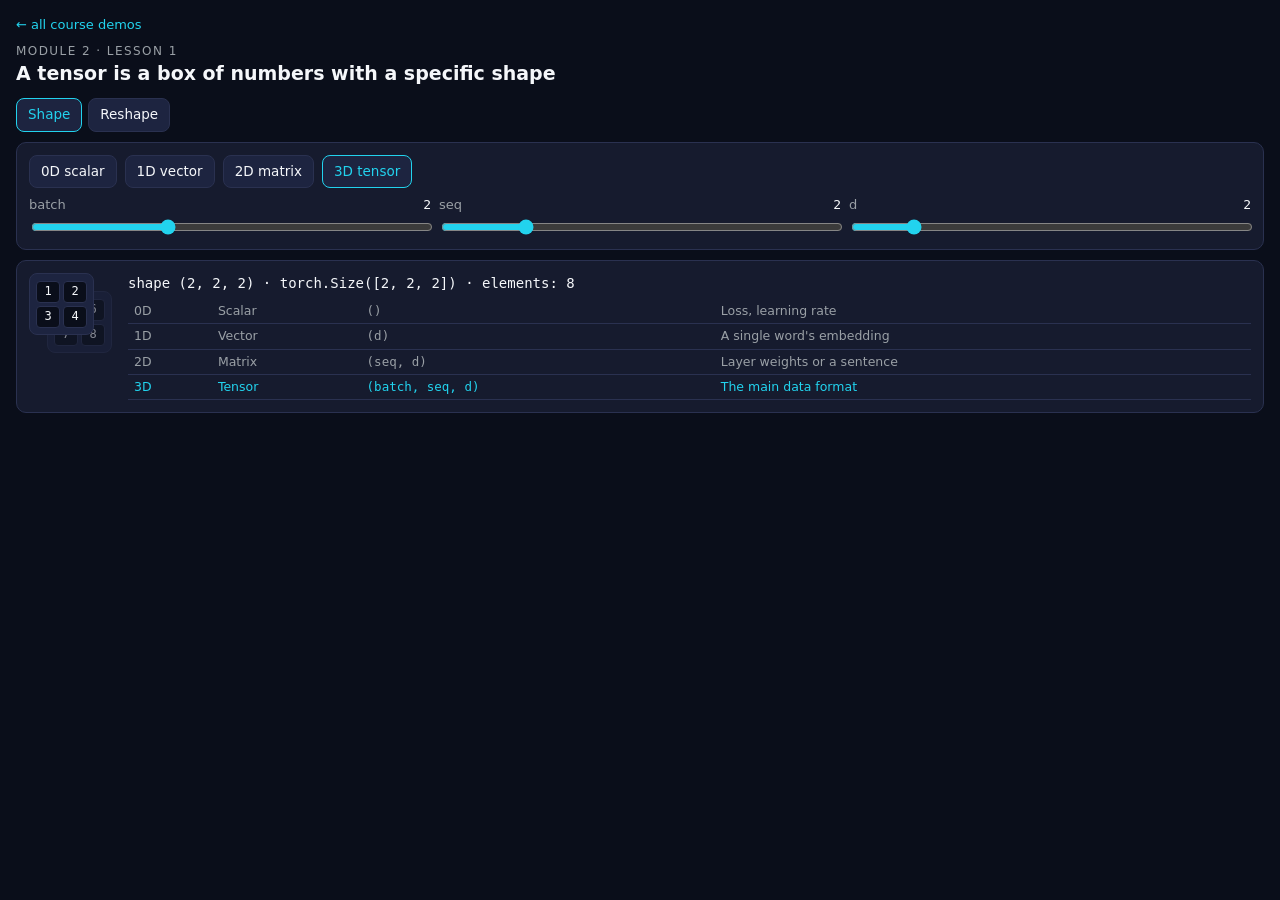
<file: docs/m02/tensor-shape/index.html>
<!doctype html>
<html lang="en">
<head>
<meta charset="utf-8">
<meta name="viewport" content="width=device-width, initial-scale=1">
<title>Tensor shape</title>
<link rel="stylesheet" href="../../kit/kit.css">
<style>
:root { --cell: 24px; }
.matrix { gap: 3px; }
.matrix__cell { height: 22px; font-size: 12px; border-radius: 4px; }
.tabs { display: flex; gap: 6px; margin-bottom: 10px; }
.tab[aria-selected="true"] { border-color: var(--cyan); color: var(--cyan); }
.shape-view { display: flex; flex-wrap: wrap; gap: 16px; align-items: flex-start; }
.stack { position: relative; flex: none; }
.page { position: absolute; left: 0; top: 0; padding: 6px; border: 1px solid var(--line); border-radius: 8px; background: var(--panel-2); }
.page:not(:last-child) { opacity: .5; }
.info { flex: 1 1 300px; min-width: 0; display: grid; gap: 6px; }
.ranks { border-collapse: collapse; font-size: 12.5px; }
.ranks td { padding: 3px 6px; border-bottom: 1px solid var(--line); color: var(--muted); }
.ranks tr.is-current td { color: var(--cyan); }
.appear .matrix__cell { animation: appear .3s both; }
@keyframes appear { from { opacity: 0; transform: translateY(-6px); } to { opacity: 1; transform: none; } }
</style>
</head>
<body>
<p class="eyebrow">Module 2 · lesson 1</p>
<h1>A tensor is a box of numbers with a specific shape</h1>
<noscript><div class="panel">The demo didn't load. Open it in a new tab.</div></noscript>

<div class="tabs" role="tablist">
  <button type="button" class="tab" role="tab" id="tab-shape" aria-selected="true" aria-controls="panel-shape">Shape</button>
  <button type="button" class="tab" role="tab" id="tab-reshape" aria-selected="false" aria-controls="panel-reshape">Reshape</button>
</div>

<section id="panel-shape" role="tabpanel" aria-labelledby="tab-shape">
  <div class="panel">
    <div class="row" id="ranks-bar"></div>
    <div class="row row--top" id="sliders"></div>
  </div>
  <div class="panel shape-view">
    <div class="stack" id="stack"></div>
    <div class="info">
      <p class="readout" id="shape-text" aria-live="polite"></p>
      <table class="ranks" id="ranks"></table>
    </div>
  </div>
</section>

<section id="panel-reshape" role="tabpanel" aria-labelledby="tab-reshape" hidden>
  <div class="panel">
    <p class="readout">x = <span id="src-text"></span>, shape (2, 3)</p>
    <div id="src-grid" class="row--top"></div>
    <p class="readout muted row--top">read row by row: <span id="flat"></span></p>
    <div class="row row--top" id="targets"></div>
  </div>
  <div class="panel">
    <p class="readout" id="code" aria-live="polite"></p>
    <div id="dst-grid" class="row--top"></div>
    <p class="error" id="error"></p>
  </div>
</section>

<script type="module">
import { flatten, makeTensor, numel, RANKS, reshape, shapeStr, torchSize } from "./logic.js";
import { listStr } from "../../kit/format.js";
import { el, matrixView, presets, slider, ready } from "../../kit/ui.js";

// ---------- tabs ----------
const TABS = [["tab-shape", "panel-shape"], ["tab-reshape", "panel-reshape"]];
for (const [tabId] of TABS) {
  document.getElementById(tabId).addEventListener("click", () => {
    for (const [tab, panel] of TABS) {
      document.getElementById(tab).setAttribute("aria-selected", String(tab === tabId));
      document.getElementById(panel).hidden = tab !== tabId;
    }
    if (tabId === "tab-shape") renderShape();
  });
}

// ---------- shape ----------
const LIMITS = { batch: 4, seq: 6, d: 8 };
const AXES = { 0: [], 1: ["d"], 2: ["seq", "d"], 3: ["batch", "seq", "d"] };
const OFFSET = 18; // page offset in the stack
const dims = { batch: 2, seq: 2, d: 2 };
let rank = 3;

const holders = {};
for (const axis of ["batch", "seq", "d"]) {
  holders[axis] = el("div", { class: "slider-holder" });
  document.getElementById("sliders").append(holders[axis]);
  slider(holders[axis], {
    label: axis, min: 1, max: LIMITS[axis], step: 1, value: dims[axis],
    onInput: (v) => { dims[axis] = v; renderShape(); },
  });
}

const rankBar = presets(document.getElementById("ranks-bar"),
  RANKS.map((r) => ({ label: `${r.rank}D ${r.name.toLowerCase()}`, value: r.rank })),
  (value) => { rank = value; renderShape(); });
rankBar.setActive(3);

const ranksTable = document.getElementById("ranks");
ranksTable.append(...RANKS.map((r) => el("tr", { "data-rank": r.rank },
  el("td", {}, `${r.rank}D`), el("td", {}, r.name), el("td", { class: "mono" }, r.shape), el("td", {}, r.example))));

function renderShape() {
  const shape = AXES[rank].map((axis) => dims[axis]);
  for (const axis of ["batch", "seq", "d"]) holders[axis].hidden = !AXES[rank].includes(axis);
  const tensor = makeTensor(shape);
  // Everything is drawn as a stack of pages: 0D, 1D, and 2D have a single page.
  const pages = rank === 3 ? tensor : [rank === 2 ? tensor : rank === 1 ? [tensor] : [[tensor]]];
  const stack = document.getElementById("stack");
  stack.replaceChildren();
  for (let k = pages.length - 1; k >= 0; k -= 1) { // the front page (k = 0) goes last, on top
    const page = el("div", { class: "page", style: `transform: translate(${k * OFFSET}px, ${k * OFFSET}px)` });
    stack.append(page);
    matrixView(page, pages[k], { label: `page ${k + 1}` });
  }
  const front = stack.lastElementChild;
  stack.style.width = `${front.offsetWidth + (pages.length - 1) * OFFSET}px`;
  stack.style.height = `${front.offsetHeight + (pages.length - 1) * OFFSET}px`;
  document.getElementById("shape-text").textContent =
    `shape ${shapeStr(shape)} · ${torchSize(shape)} · elements: ${numel(shape)}`;
  for (const row of ranksTable.rows) row.classList.toggle("is-current", Number(row.dataset.rank) === rank);
}

// ---------- reshape ----------
const SOURCE = [[1, 2, 3], [4, 5, 6]];
const FLAT = flatten(SOURCE);
const TARGETS = [[6], [3, 2], [1, 6], [6, 1], [2, 3], [4, 2], [5]];
matrixView(document.getElementById("src-grid"), SOURCE, { label: "x" });
document.getElementById("src-text").textContent = listStr(SOURCE);
document.getElementById("flat").textContent = FLAT.join(" ");

const dst = document.getElementById("dst-grid");
const code = document.getElementById("code");
const error = document.getElementById("error");

function renderReshape(shape) {
  const result = reshape(FLAT, shape);
  const call = `x.reshape(${shape.join(", ")})`;
  if (!result.ok) {
    dst.replaceChildren();
    code.textContent = call;
    error.textContent = `RuntimeError: ${result.error}. The tensor x has ${FLAT.length} elements, but shape ${shapeStr(shape)} needs ${numel(shape)}.`;
    return;
  }
  error.textContent = "";
  code.textContent = `${call} → ${listStr(result.value)}`;
  dst.classList.remove("appear");
  void dst.offsetWidth; // restart the appear animation
  dst.classList.add("appear");
  matrixView(dst, shape.length === 1 ? [result.value] : result.value, { label: call });
  dst.querySelectorAll(".matrix__cell").forEach((cell, k) => { cell.style.animationDelay = `${k * 70}ms`; });
}

const targetBar = presets(document.getElementById("targets"),
  TARGETS.map((shape) => ({ label: shapeStr(shape), value: shape })),
  (shape) => renderReshape(shape));
targetBar.setActive(1);
renderReshape([3, 2]);

renderShape();
ready();
</script>
</body>
</html>
</file>
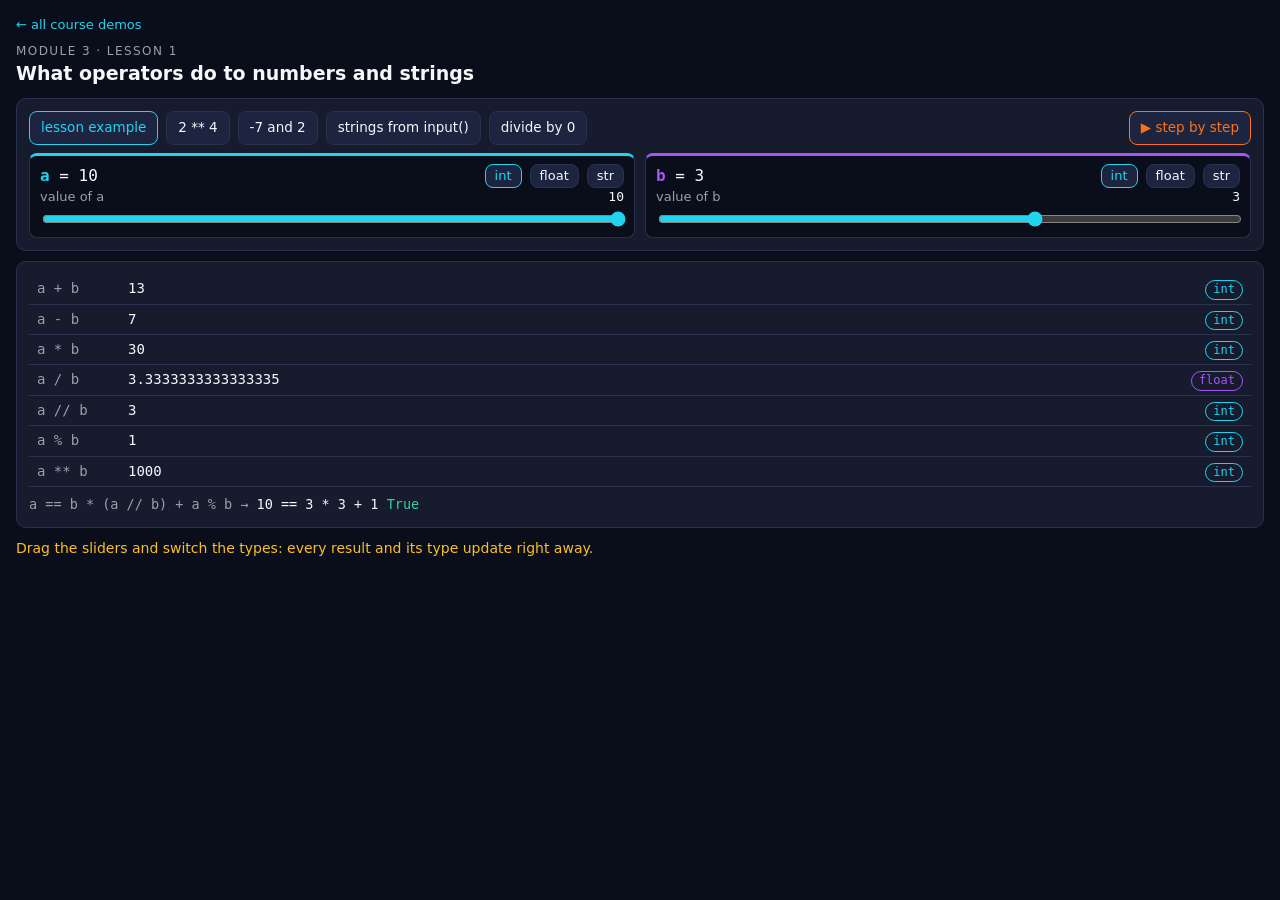
<file: docs/m03/arithmetic/index.html>
<!doctype html>
<html lang="en">
<head>
<meta charset="utf-8">
<meta name="viewport" content="width=device-width, initial-scale=1">
<title>Boxes and operations</title>
<link rel="stylesheet" href="../../kit/kit.css">
<style>
.boxes { display: flex; flex-wrap: wrap; gap: 10px; margin-top: 8px; }
.box { flex: 1 1 260px; min-width: 0; padding: 8px 10px; border: 1px solid var(--line); border-radius: 8px; background: var(--bg); }
.box--a { border-top: 3px solid var(--cyan); }
.box--b { border-top: 3px solid var(--purple); }
.decl { font-size: 16px; white-space: pre-wrap; overflow-wrap: anywhere; }
.decl b { font-weight: 700; }
.box--a .decl b { color: var(--cyan); }
.box--b .decl b { color: var(--purple); }
.types .chip { padding: 2px 9px; font-size: 13px; }
.ops { width: 100%; border-collapse: collapse; font-size: 14px; }
.ops td { padding: 4px 8px; border-bottom: 1px solid var(--line); vertical-align: top; }
.ops .expr { width: 6.5em; white-space: nowrap; color: var(--muted); }
.ops .val { overflow-wrap: anywhere; }
.ops .type { width: 4.5em; text-align: right; }
.ops .err { color: var(--red); overflow-wrap: anywhere; font-size: 13px; }
.ops tr.is-now td { background: rgba(249, 115, 22, .14); }
.badge { display: inline-block; padding: 0 7px; border-radius: 10px; border: 1px solid currentColor; font-size: 12px; }
.badge--int { color: var(--cyan); }
.badge--float { color: var(--purple); }
.badge--str { color: var(--green); }
.check { margin: 8px 0 0; font-size: 13.5px; overflow-wrap: anywhere; }
</style>
</head>
<body>
<p class="eyebrow">Module 3 · lesson 1</p>
<h1>What operators do to numbers and strings</h1>
<noscript><div class="panel">The demo didn't load. Open it in a new tab.</div></noscript>

<div class="panel">
  <div class="row row--spread">
    <div class="row" id="presets"></div>
    <button type="button" class="btn-play" id="play">▶ step by step</button>
  </div>
  <div class="boxes">
    <div class="box box--a">
      <div class="row row--spread"><code class="decl" id="decl-a"></code><div class="row types" id="a-types" aria-label="Type of a"></div></div>
      <div class="slider-holder" id="a-slider"></div>
    </div>
    <div class="box box--b">
      <div class="row row--spread"><code class="decl" id="decl-b"></code><div class="row types" id="b-types" aria-label="Type of b"></div></div>
      <div class="slider-holder" id="b-slider"></div>
    </div>
  </div>
</div>

<div class="panel">
  <table class="ops mono"><tbody id="rows"></tbody></table>
  <p class="check mono" id="check"></p>
</div>
<p class="caption" id="caption" aria-live="polite"></p>

<script type="module">
import { OPS, TYPES, captions, check, evaluate, literal } from "./logic.js";
import { el, presets, slider, stepPlayer, ready } from "../../kit/ui.js";

const HINT = "Drag the sliders and switch the types: every result and its type update right away.";
const PRESETS = [
  { label: "lesson example", value: { a: [10, "int"], b: [3, "int"] } },
  { label: "2 ** 4", value: { a: [2, "int"], b: [4, "int"] } },
  { label: "-7 and 2", value: { a: [-7, "int"], b: [2, "int"] } },
  { label: "strings from input()", value: { a: [10, "str"], b: [3, "str"] } },
  { label: "divide by 0", value: { a: [10, "int"], b: [0, "int"] } },
];
const state = { a: { n: 10, type: "int" }, b: { n: 3, type: "int" } };
const $ = (id) => document.getElementById(id);
const caption = $("caption");
const args = () => [state.a.n, state.a.type, state.b.n, state.b.type];

const rows = OPS.map((op) => {
  const tr = el("tr", {}, el("td", { class: "expr" }, `a ${op} b`));
  $("rows").append(tr);
  return tr;
});

/** active is the table row highlighted by "▶ step by step"; -1 is the normal view. */
function render(active = -1) {
  for (const name of ["a", "b"]) {
    $(`decl-${name}`).replaceChildren(el("b", {}, name), ` = ${literal(state[name].n, state[name].type)}`);
  }
  evaluate(...args()).forEach((row, i) => {
    const cells = row.ok
      ? [el("td", { class: "val" }, row.value), el("td", { class: "type" }, el("span", { class: `badge badge--${row.type}` }, row.type))]
      : [el("td", { class: "err", colspan: 2 }, row.error)];
    rows[i].replaceChildren(rows[i].firstChild, ...cells);
    rows[i].classList.toggle("is-now", i === active);
  });
  const result = check(...args());
  $("check").replaceChildren(...(result
    ? [el("span", { class: "muted" }, "a == b * (a // b) + a % b → "), el("span", { class: "eq" }, result.text), " ",
      el("span", { class: result.holds ? "good" : "bad" }, result.holds ? "True" : "False")]
    : [el("span", { class: "muted" }, "The check a == b * (a // b) + a % b needs numbers and a nonzero b.")]));
}

const player = stepPlayer($("play"), {
  steps: () => captions(...args()),
  onStep(i, text) {
    caption.textContent = text ?? HINT;
    render(i);
  },
});

/** Any change to the data: stop the player first, then change the state. */
function change(update) {
  player.stop();
  update();
  presetBar.setActive(null);
  render();
}

const sliders = {};
const typeBars = {};
for (const name of ["a", "b"]) {
  sliders[name] = slider($(`${name}-slider`), { label: `value of ${name}`, min: -10, max: 10, step: 1, value: state[name].n,
    onInput: (v) => change(() => { state[name].n = v; }) });
  typeBars[name] = presets($(`${name}-types`), TYPES.map((type) => ({ label: type, value: type })),
    (type) => change(() => { state[name].type = type; }));
  typeBars[name].setActive(TYPES.indexOf(state[name].type));
}

const presetBar = presets($("presets"), PRESETS, (value) => {
  player.stop();
  for (const name of ["a", "b"]) {
    [state[name].n, state[name].type] = value[name];
    sliders[name].set(state[name].n);
    typeBars[name].setActive(TYPES.indexOf(state[name].type));
  }
  caption.textContent = HINT;
  render();
});
presetBar.setActive(0);

caption.textContent = HINT;
render();
ready();
</script>
</body>
</html>
</file>
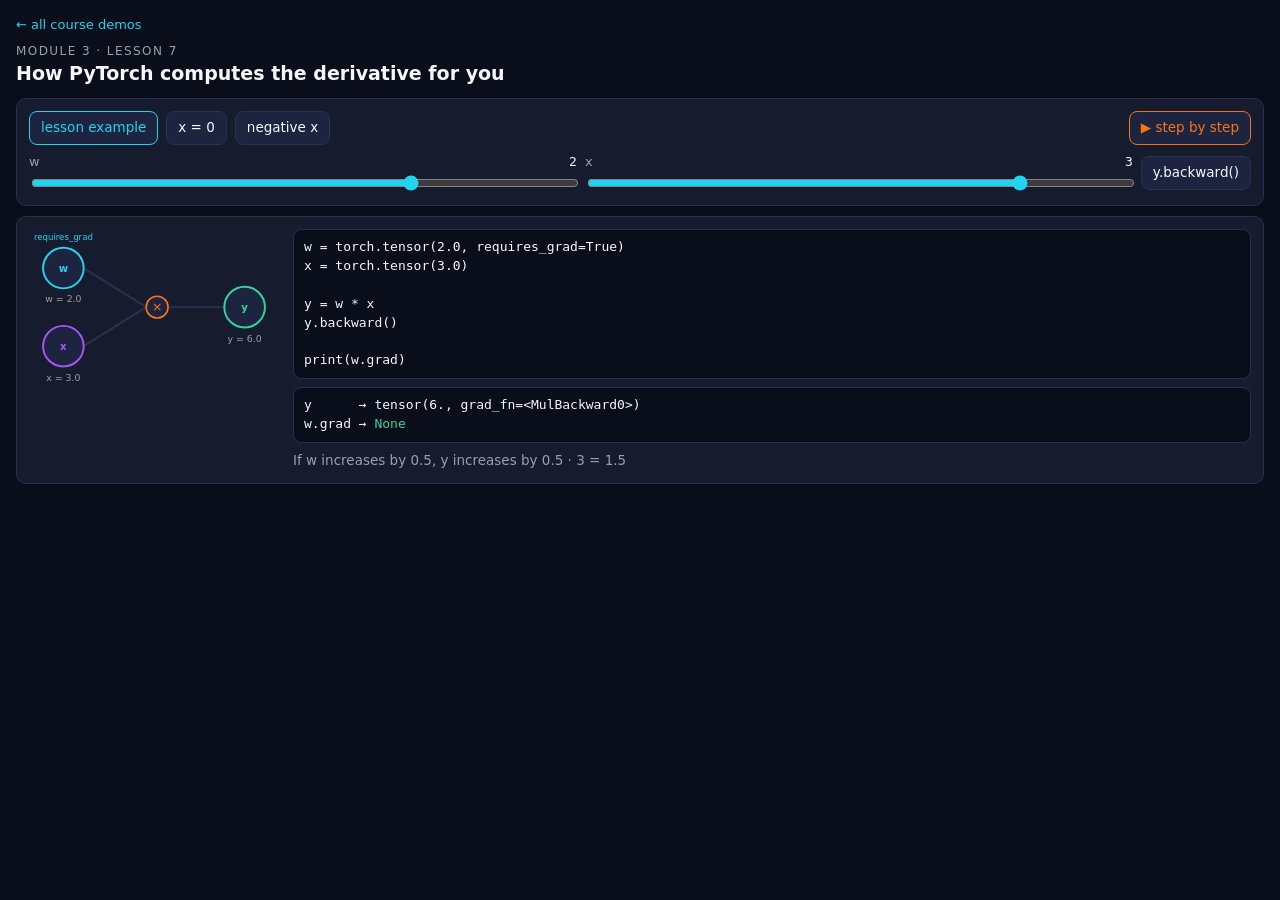
<file: docs/m03/autograd/index.html>
<!doctype html>
<html lang="en">
<head>
<meta charset="utf-8">
<meta name="viewport" content="width=device-width, initial-scale=1">
<title>Autograd</title>
<link rel="stylesheet" href="../../kit/kit.css">
<style>
.ag { display: flex; flex-wrap: wrap; gap: 14px; align-items: flex-start; }
#graph { flex: 1 1 230px; max-width: 250px; height: auto; aspect-ratio: 8 / 5; }
.side { flex: 1 1 300px; min-width: 0; display: grid; gap: 8px; }
.code, .console { margin: 0; padding: 8px 10px; background: var(--bg); border: 1px solid var(--line); border-radius: 8px; font-size: 13px; white-space: pre-wrap; overflow-wrap: anywhere; }
.console b { color: var(--green); font-weight: 500; }
.hint { margin: 0; font-size: 13.5px; }
</style>
</head>
<body>
<p class="eyebrow">Module 3 · lesson 7</p>
<h1>How PyTorch computes the derivative for you</h1>
<noscript><div class="panel">The demo didn't load. Open it in a new tab.</div></noscript>

<div class="panel">
  <div class="row row--spread">
    <div class="row" id="presets"></div>
    <button type="button" class="btn-play" id="play">▶ step by step</button>
  </div>
  <div class="row row--top">
    <div class="slider-holder" id="w-slider"></div>
    <div class="slider-holder" id="x-slider"></div>
    <button type="button" id="backward">y.backward()</button>
  </div>
</div>

<div class="panel ag">
  <svg id="graph" viewBox="0 0 320 200" aria-label="Computation graph: w and x feed a multiplication that gives y"></svg>
  <div class="side">
    <pre class="code mono" id="code"></pre>
    <pre class="console mono" id="console" aria-live="polite"></pre>
    <p class="muted hint" id="nudge"></p>
  </div>
</div>
<p class="caption" id="caption"></p>

<script type="module">
import { lit, nudge, outputs, steps } from "./logic.js";
import { num } from "../../kit/format.js";
import { svg, presets, slider, stepPlayer, ready } from "../../kit/ui.js";

const PRESETS = [
  { label: "lesson example", value: { w: 2, x: 3 } },
  { label: "x = 0", value: { w: 2, x: 0 } },
  { label: "negative x", value: { w: 2, x: -1.5 } },
];
const state = { w: 2, x: 3, done: false };
const $ = (id) => document.getElementById(id);
const graph = $("graph");

function text(content, attrs) {
  const node = svg("text", { fill: "var(--ink)", "font-size": 13, "text-anchor": "middle", ...attrs });
  node.textContent = content;
  return node;
}

/** stage: -1 normal view; 0 forward pass; 1 backward pass; 2 output. */
function drawGraph(stage) {
  graph.replaceChildren();
  const defs = svg("defs");
  const head = svg("marker", { id: "head", viewBox: "0 0 10 10", refX: 8, refY: 5, markerWidth: 7, markerHeight: 7, orient: "auto-start-reverse" });
  head.append(svg("path", { d: "M0,0 L10,5 L0,10 z", fill: "var(--orange)" }));
  defs.append(head);
  graph.append(defs);
  const forward = stage === 0;
  const back = state.done || stage >= 1;
  const edge = (x1, y1, x2, y2) => svg("line", { x1, y1, x2, y2, stroke: forward ? "var(--orange)" : "var(--line)", "stroke-width": 2.5 });
  graph.append(edge(70, 50, 150, 100), edge(70, 150, 150, 100), edge(178, 100, 250, 100));
  const node = (cx, cy, color, label, sub) => {
    graph.append(svg("circle", { cx, cy, r: 26, fill: "var(--panel-2)", stroke: color, "stroke-width": 2.5 }));
    graph.append(text(label, { x: cx, y: cy + 5, fill: color, "font-weight": 700 }));
    if (sub) graph.append(text(sub, { x: cx, y: cy + 44, fill: "var(--muted)", "font-size": 12 }));
  };
  node(44, 50, "var(--cyan)", "w", `w = ${lit(state.w)}`);
  node(44, 150, "var(--purple)", "x", `x = ${lit(state.x)}`);
  graph.append(svg("circle", { cx: 164, cy: 100, r: 14, fill: "var(--panel-2)", stroke: "var(--orange)", "stroke-width": 2 }));
  graph.append(text("×", { x: 164, y: 105, fill: "var(--orange)", "font-size": 16 }));
  node(276, 100, "var(--green)", "y", `y = ${lit(state.w * state.x)}`);
  graph.append(text("requires_grad", { x: 44, y: 14, fill: "var(--cyan)", "font-size": 11 }));
  if (back) {
    graph.append(svg("path", { d: "M 250 84 C 210 20, 120 10, 70 38", fill: "none", stroke: "var(--orange)", "stroke-width": 2, "stroke-dasharray": "6 5", "marker-end": "url(#head)" }));
    graph.append(text(`dy/dw = ${lit(state.x)}`, { x: 165, y: 24, fill: "var(--orange)", "font-size": 12.5 }));
  }
}

function render(stage = -1) {
  const out = outputs(state.w, state.x);
  drawGraph(stage);
  $("code").textContent = [
    `w = torch.tensor(${lit(state.w)}, requires_grad=True)`,
    `x = torch.tensor(${lit(state.x)})`,
    "",
    "y = w * x",
    "y.backward()",
    "",
    "print(w.grad)",
  ].join("\n");
  const shown = state.done || stage >= 1;
  $("console").replaceChildren(
    "y      → ", out.y, "\n",
    "w.grad → ", Object.assign(document.createElement("b"), { textContent: shown ? out.gradAfter : out.gradBefore }),
  );
  $("backward").disabled = state.done;
  $("nudge").textContent = nudge(state.x);
}

function rerun() {
  player.stop();
  state.done = false;
  presetBar.setActive(null);
  render();
}

const wSlider = slider($("w-slider"), { label: "w", min: -5, max: 5, step: 0.5, value: state.w, format: (v) => num(v), onInput: (v) => { state.w = v; rerun(); } });
const xSlider = slider($("x-slider"), { label: "x", min: -5, max: 5, step: 0.5, value: state.x, format: (v) => num(v), onInput: (v) => { state.x = v; rerun(); } });

$("backward").addEventListener("click", () => {
  player.stop();
  state.done = true;
  $("caption").textContent = steps(state.w, state.x)[1];
  render();
});

const player = stepPlayer($("play"), {
  steps: () => steps(state.w, state.x),
  onStep(i, caption) {
    $("caption").textContent = caption ?? "";
    if (i === 0) state.done = false;   // the forward pass runs before backward: there is no gradient yet
    if (i >= 1) state.done = true;
    render(i);
  },
});

const presetBar = presets($("presets"), PRESETS, (value) => {
  player.stop();
  state.w = value.w;
  state.x = value.x;
  state.done = false;
  wSlider.set(value.w);
  xSlider.set(value.x);
  $("caption").textContent = "";
  render();
});
presetBar.setActive(0);

render();
ready();
</script>
</body>
</html>
</file>
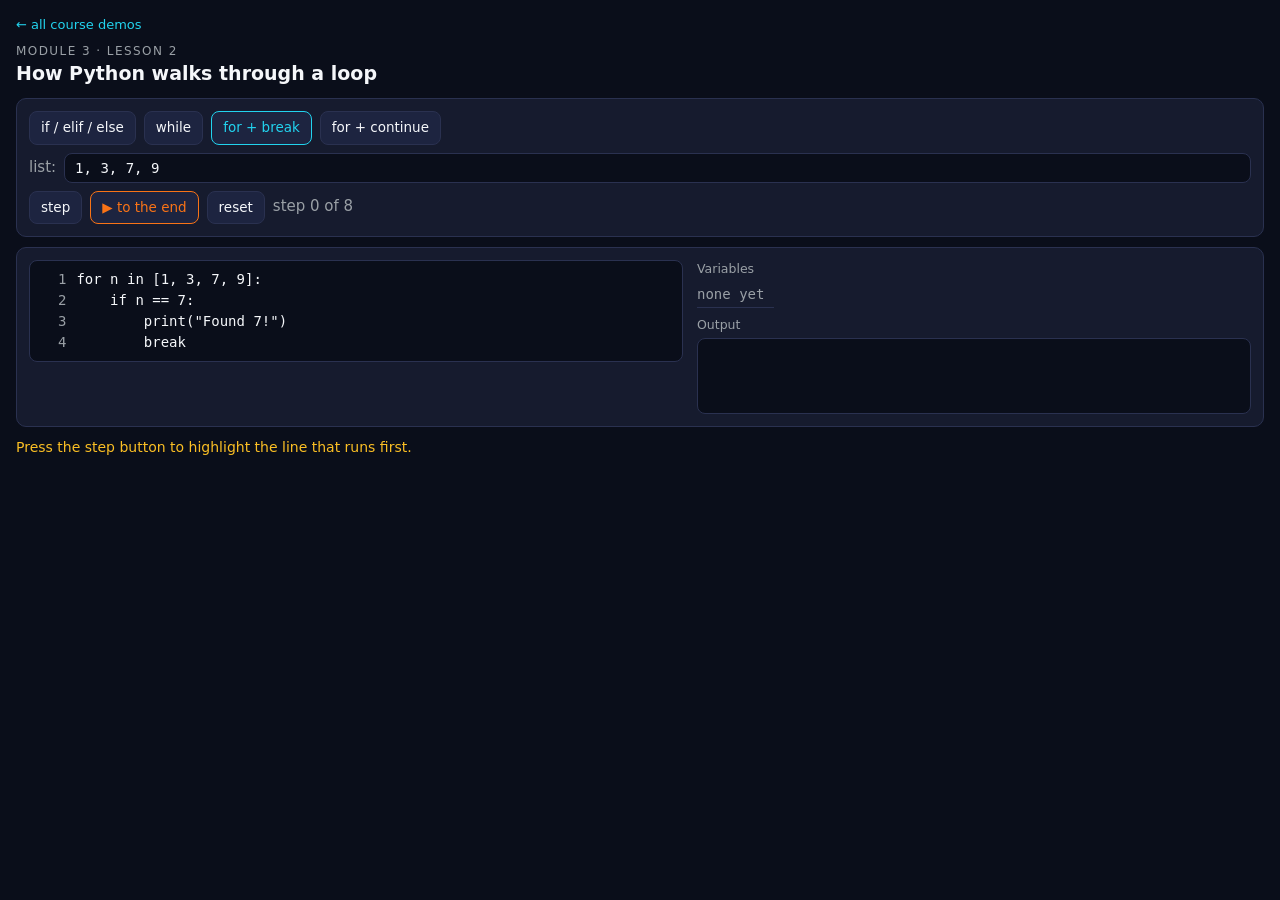
<file: docs/m03/loop-trace/index.html>
<!doctype html>
<html lang="en">
<head>
<meta charset="utf-8">
<meta name="viewport" content="width=device-width, initial-scale=1">
<title>Loop step by step</title>
<link rel="stylesheet" href="../../kit/kit.css">
<style>
.prog { display: flex; flex-wrap: wrap; gap: 14px; align-items: flex-start; }
.code { margin: 0; padding: 8px 0; flex: 1 1 300px; min-width: 0; list-style: none; counter-reset: line;
  background: var(--bg); border: 1px solid var(--line); border-radius: 8px; font-size: 14px; }
.code li { display: flex; min-height: 1.5em; padding-right: 10px; white-space: pre-wrap; overflow-wrap: anywhere; }
.code li::before { counter-increment: line; content: counter(line); flex: none; width: 2.6em; padding-right: 10px; text-align: right; color: var(--muted); }
.code li.is-now { background: rgba(249, 115, 22, .18); box-shadow: inset 3px 0 var(--orange); }
.side { flex: 1 1 200px; min-width: 0; display: grid; gap: 8px; }
.label { margin: 0 0 4px; font-size: 12.5px; }
.vars { border-collapse: collapse; font-size: 14px; }
.vars td { padding: 2px 10px 2px 0; border-bottom: 1px solid var(--line); }
.console { margin: 0; min-height: 76px; padding: 8px 10px; background: var(--bg); border: 1px solid var(--line); border-radius: 8px; white-space: pre-wrap; font-size: 14px; }
.field { flex: 1 1 200px; min-width: 0; padding: 6px 10px; font-size: 14px; background: var(--bg); color: var(--ink); border: 1px solid var(--line); border-radius: 8px; }
.field.is-invalid { border-color: var(--red); color: var(--red); }
</style>
</head>
<body>
<p class="eyebrow">Module 3 · lesson 2</p>
<h1>How Python walks through a loop</h1>
<noscript><div class="panel">The demo didn't load. Open it in a new tab.</div></noscript>

<div class="panel">
  <div class="row" id="programs"></div>
  <div class="row row--top" id="params"></div>
  <div class="row row--top">
    <button type="button" id="step">step</button>
    <button type="button" class="btn-play" id="play">▶ to the end</button>
    <button type="button" id="reset">reset</button>
    <span class="muted" id="counter"></span>
  </div>
</div>

<div class="panel prog">
  <ol class="code mono" id="code" aria-label="Program code"></ol>
  <div class="side">
    <div><p class="muted label">Variables</p><table class="vars mono" id="vars"></table></div>
    <div><p class="muted label">Output</p><pre class="console mono" id="console" aria-live="polite"></pre></div>
  </div>
</div>
<p class="caption" id="caption"></p>

<script type="module">
import { DEFAULTS, PROGRAMS, code, parseItems, trace } from "./logic.js";
import { el, presets, slider, stepPlayer, ready } from "../../kit/ui.js";

const TITLES = { if: "if / elif / else", while: "while", break: "for + break", continue: "for + continue" };
const state = {
  name: "break",
  params: JSON.parse(JSON.stringify(DEFAULTS)),
  run: null,      // result of trace(), or null on an input error
  pos: -1,        // -1: not started yet; events.length: finished
  error: "",
};
const $ = (id) => document.getElementById(id);

function rebuild() {
  player.stop();
  state.run = state.error ? null : trace(state.name, state.params[state.name]);
  state.pos = -1;
  render();
}

function buildParams() {
  const box = $("params");
  box.replaceChildren();
  state.error = "";
  const p = state.params[state.name];
  if (state.name === "if" || state.name === "while") {
    const holder = el("div", { class: "slider-holder" });
    box.append(holder);
    const [key, label, min, max] = state.name === "if" ? ["temp", "temp", -10, 20] : ["limit", "limit in while x < …", 1, 6];
    slider(holder, { label, min, max, step: 1, value: p[key], onInput: (v) => { p[key] = v; rebuild(); } });
  } else {
    const field = el("input", { class: "field mono", type: "text", value: p.items.join(", "), "aria-label": "List for the for loop",
      autocomplete: "off", spellcheck: "false",
      oninput: (e) => {
        const parsed = parseItems(e.target.value);
        state.error = parsed.ok ? "" : `List: ${parsed.error}`;
        field.classList.toggle("is-invalid", !parsed.ok);
        if (parsed.ok) p.items = parsed.items;
        rebuild();
      } });
    box.append(el("span", { class: "muted" }, "list:"), field);
  }
}

function render() {
  const run = state.run;
  const lines = code(state.name, state.params[state.name]);
  const finished = run && state.pos >= run.events.length;
  const event = run && state.pos >= 0 && !finished ? run.events[state.pos] : null;
  $("code").replaceChildren(...lines.map((text, i) => el("li", { class: event && event.line === i + 1 ? "is-now" : "" }, text)));
  const vars = !run || state.pos < 0 ? {} : finished ? run.vars : event.vars;
  $("vars").replaceChildren(...(Object.keys(vars).length
    ? Object.entries(vars).map(([k, v]) => el("tr", {}, el("td", {}, k), el("td", {}, v)))
    : [el("tr", {}, el("td", { class: "muted" }, "none yet"))]));
  $("console").textContent = !run || state.pos < 0 ? "" : finished ? run.output : event.out;
  $("step").disabled = !run || finished;
  $("counter").textContent = !run ? "" : finished ? "program finished" : `step ${Math.max(state.pos + 1, 0)} of ${run.events.length}`;
  const caption = $("caption");
  caption.className = state.error ? "error" : "caption";
  caption.textContent = state.error
    || (finished ? "The program finished." : event ? `Line ${event.line}: ${lines[event.line - 1].trim()}` : "Press the step button to highlight the line that runs first.");
}

let playFrom = -1;
const player = stepPlayer($("play"), {
  steps: () => {
    if (!state.run || state.pos >= state.run.events.length) return [];
    playFrom = state.pos;
    return Array.from({ length: state.run.events.length - state.pos }, (_, i) => String(i));
  },
  onStep(i) {
    if (i >= 0) state.pos = Math.min(playFrom + 1 + i, state.run.events.length);
    render();
  },
  interval: 700,
});

$("step").addEventListener("click", () => {
  player.stop();
  if (state.run && state.pos < state.run.events.length) state.pos += 1;
  render();
});
$("reset").addEventListener("click", () => { player.stop(); state.pos = -1; render(); });

const programBar = presets($("programs"), PROGRAMS.map((name) => ({ label: TITLES[name], value: name })), (name) => {
  player.stop();   // before switching the program: otherwise stopping redraws the old trace over the new code
  state.name = name;
  buildParams();
  rebuild();
});
programBar.setActive(PROGRAMS.indexOf(state.name));

buildParams();
rebuild();
ready();
</script>
</body>
</html>
</file>
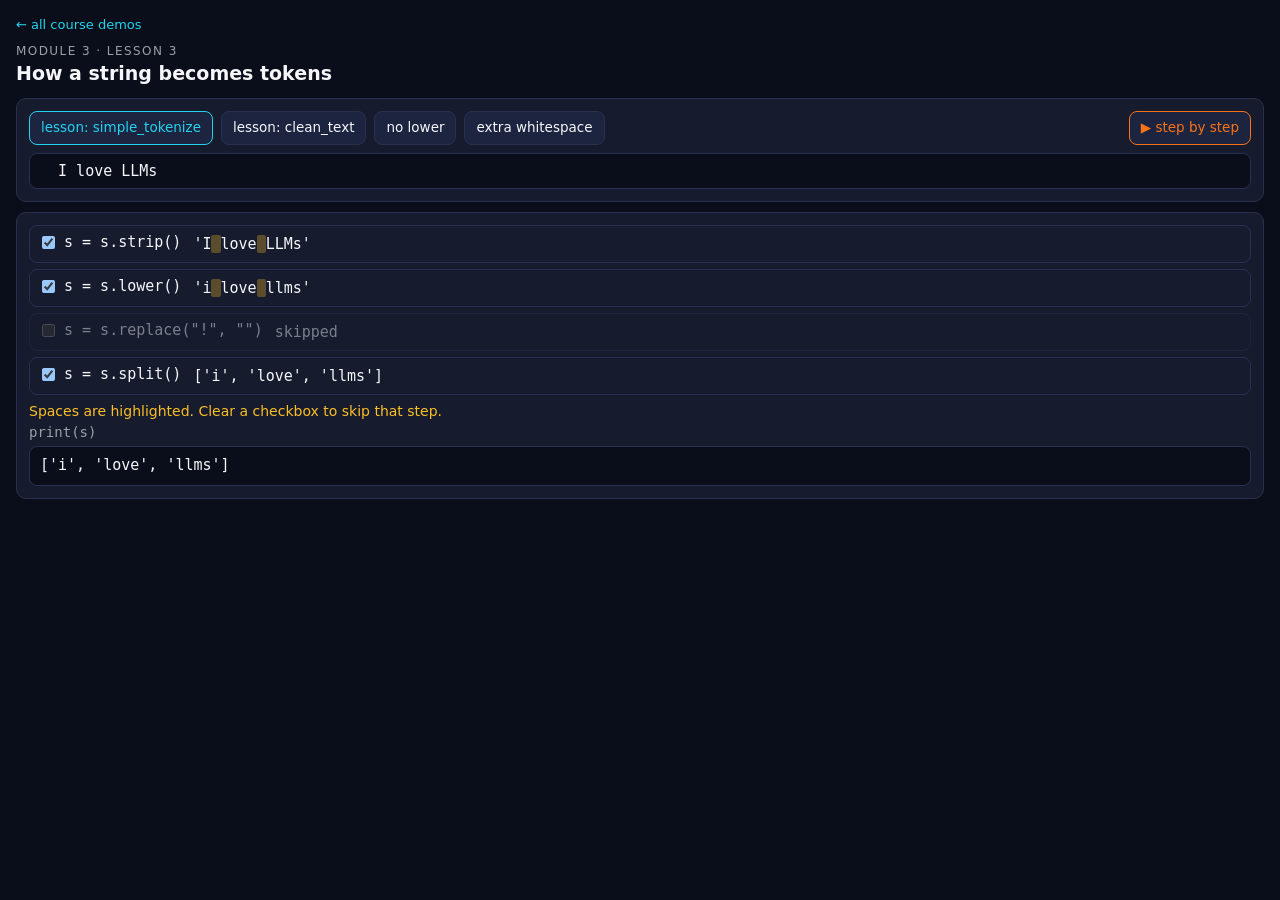
<file: docs/m03/text-to-tokens/index.html>
<!doctype html>
<html lang="en">
<head>
<meta charset="utf-8">
<meta name="viewport" content="width=device-width, initial-scale=1">
<title>From string to tokens</title>
<link rel="stylesheet" href="../../kit/kit.css">
<style>
.field { width: 100%; padding: 8px 10px; font-size: 15px; background: var(--bg); color: var(--ink); border: 1px solid var(--line); border-radius: 8px; }
.pipe { display: grid; gap: 6px; margin: 0; padding: 0; list-style: none; }
.stage { display: grid; grid-template-columns: auto 1fr; gap: 4px 12px; align-items: baseline; padding: 6px 8px; border: 1px solid var(--line); border-radius: 8px; }
.stage.is-off { opacity: .45; }
.stage.is-now { border-color: var(--orange); }
.stage label { display: flex; gap: 6px; align-items: center; white-space: nowrap; cursor: pointer; }
.val, #caption { white-space: pre-wrap; overflow-wrap: anywhere; }   /* runs of spaces are not collapsed, as in repr */
.sp { background: rgba(251, 191, 36, .3); border-radius: 2px; }
.out { margin: 4px 0 0; padding: 8px 10px; background: var(--bg); border: 1px solid var(--line); border-radius: 8px; white-space: pre-wrap; overflow-wrap: anywhere; }
@media (max-width: 520px) { .stage { grid-template-columns: 1fr; } }
</style>
</head>
<body>
<p class="eyebrow">Module 3 · lesson 3</p>
<h1>How a string becomes tokens</h1>
<noscript><div class="panel">The demo didn't load. Open it in a new tab.</div></noscript>

<div class="panel">
  <div class="row row--spread">
    <div class="row" id="presets"></div>
    <button type="button" class="btn-play" id="play">▶ step by step</button>
  </div>
  <div class="row--top">
    <input class="field mono" id="text" type="text" maxlength="80" autocomplete="off" spellcheck="false" aria-label="Input string">
  </div>
</div>

<div class="panel">
  <ol class="pipe mono" id="pipe"></ol>
  <p class="caption" id="caption"></p>
  <p class="readout muted">print(s)</p>
  <pre class="out mono" id="out" aria-live="polite"></pre>
</div>

<script type="module">
import { STEPS, captions, pipeline, printed, reprStr } from "./logic.js";
import { el, presets, stepPlayer, ready } from "../../kit/ui.js";

const HINT = "Spaces are highlighted. Clear a checkbox to skip that step.";
const CODE = { strip: "s = s.strip()", lower: "s = s.lower()", replace: 's = s.replace("!", "")', split: "s = s.split()" };
const PRESETS = [
  { label: "lesson: simple_tokenize", value: { text: "  I love LLMs  ", flags: { strip: true, lower: true, replace: false, split: true } } },
  { label: "lesson: clean_text", value: { text: "  Hello!!!  ", flags: { strip: true, lower: true, replace: true, split: false } } },
  { label: "no lower", value: { text: "  I love LLMs  ", flags: { strip: true, lower: false, replace: false, split: true } } },
  { label: "extra whitespace", value: { text: "I   love\tLLMs", flags: { strip: true, lower: true, replace: false, split: true } } },
];

const state = { text: PRESETS[0].value.text, flags: { ...PRESETS[0].value.flags } };
const input = document.getElementById("text");
const caption = document.getElementById("caption");
const out = document.getElementById("out");
input.value = state.text;

/** A string as Python writes it, with the spaces inside it highlighted. */
function strNode(s) {
  const node = el("span");
  for (const ch of reprStr(s)) node.append(ch === " " ? el("span", { class: "sp" }, " ") : ch);
  return node;
}

function valueNodes(value) {
  if (!Array.isArray(value)) return [strNode(value)];
  const nodes = ["["];
  value.forEach((item, i) => { if (i) nodes.push(", "); nodes.push(strNode(item)); });
  nodes.push("]");
  return nodes;
}

function changed() {
  player.stop();
  presetBar.setActive(null);
  render();
}

const rows = STEPS.map((step) => {
  const box = el("input", { type: "checkbox", "aria-label": `Apply ${CODE[step]}`,
    onchange: (e) => { state.flags[step] = e.target.checked; changed(); } });
  const value = el("span", { class: "val" });
  const li = el("li", { class: "stage" }, el("label", {}, box, el("code", {}, CODE[step])), value);
  document.getElementById("pipe").append(li);
  return { step, li, box, value };
});

/** active is the number of the enabled step highlighted by "▶ step by step"; -1 is the normal view. */
function render(active = -1) {
  const { stages } = pipeline(state.text, state.flags);
  let k = 0;
  for (const row of rows) {
    const on = Boolean(state.flags[row.step]);
    row.box.checked = on;
    row.li.classList.toggle("is-off", !on);
    row.li.classList.toggle("is-now", on && k === active);
    row.value.replaceChildren(...(on ? valueNodes(stages[k].value) : ["skipped"]));
    if (on) k += 1;
  }
  out.textContent = printed(state.text, state.flags);
}

input.addEventListener("input", () => { state.text = input.value; changed(); });

const player = stepPlayer(document.getElementById("play"), {
  steps: () => captions(state.text, state.flags),
  onStep(i, text) {
    caption.textContent = text ?? HINT;
    render(i);
  },
});

const presetBar = presets(document.getElementById("presets"), PRESETS, (value) => {
  player.stop();
  state.text = value.text;
  state.flags = { ...value.flags };
  input.value = state.text;
  render();
});
presetBar.setActive(0);

caption.textContent = HINT;
render();
ready();
</script>
</body>
</html>
</file>
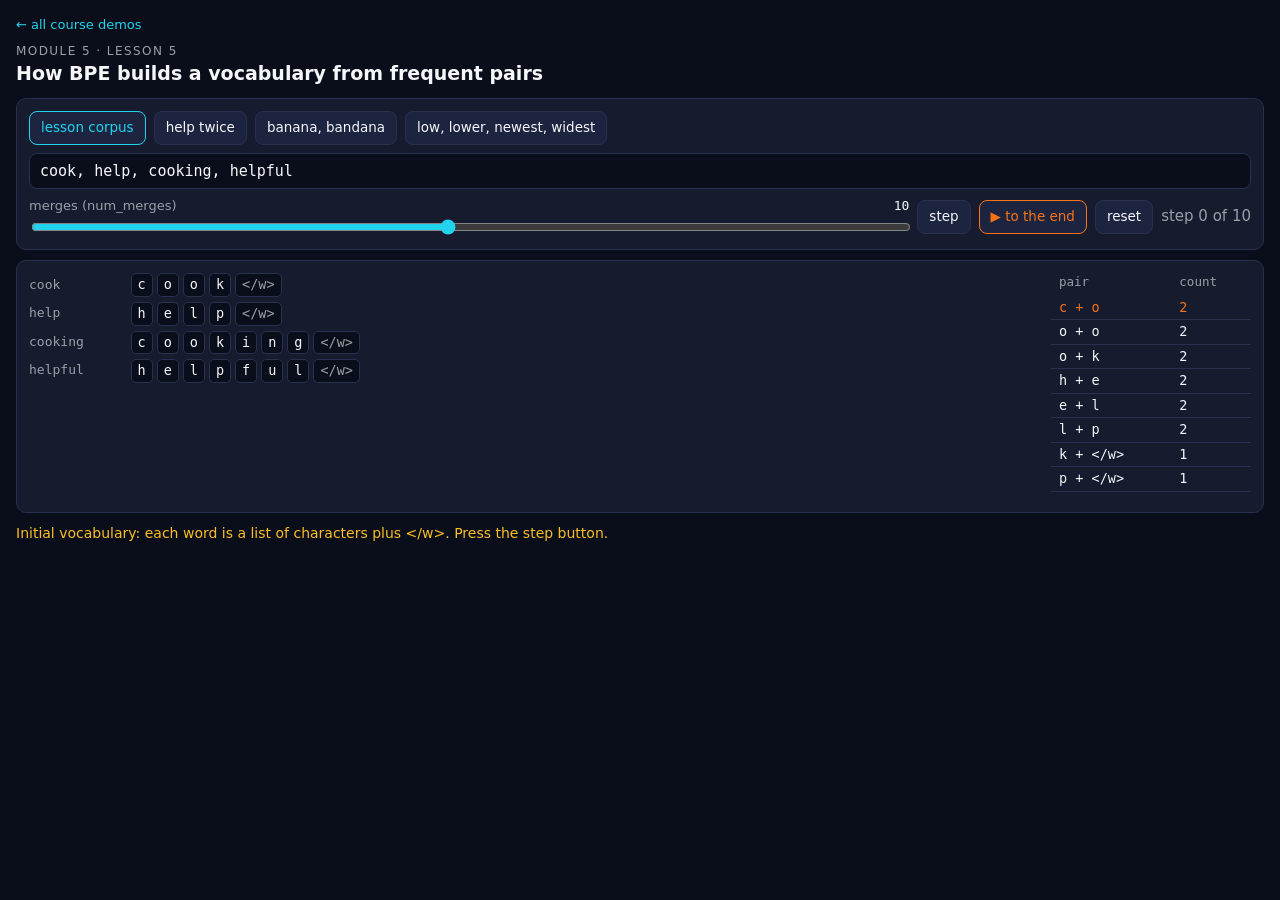
<file: docs/m05/bpe-merges/index.html>
<!doctype html>
<html lang="en">
<head>
<meta charset="utf-8">
<meta name="viewport" content="width=device-width, initial-scale=1">
<title>BPE step by step</title>
<link rel="stylesheet" href="../../kit/kit.css">
<style>
.field { width: 100%; padding: 8px 10px; font-size: 15px; background: var(--bg); color: var(--ink); border: 1px solid var(--line); border-radius: 8px; }
.field.is-invalid { border-color: var(--red); color: var(--red); }
.board { display: flex; flex-wrap: wrap; gap: 12px; align-items: flex-start; }
.words { flex: 1 1 320px; min-width: 0; display: grid; gap: 5px; margin: 0; padding: 0; list-style: none; }
.word { display: flex; flex-wrap: wrap; gap: 4px; align-items: center; }
.word .name { flex: none; width: 7.5em; color: var(--muted); font-size: 13px; overflow-wrap: anywhere; }
.sym { padding: 1px 6px; border: 1px solid var(--line); border-radius: 5px; background: var(--bg); font-size: 13.5px; }
.sym.is-end { color: var(--muted); }
.sym.is-new { border-color: var(--orange); color: var(--orange); }
.pairs { flex: 0 1 200px; border-collapse: collapse; font-size: 13.5px; }
.pairs th { color: var(--muted); font-weight: 400; text-align: left; padding: 0 8px 4px; font-size: 12.5px; }
.pairs td { padding: 2px 8px; border-bottom: 1px solid var(--line); white-space: nowrap; }
.pairs tr.is-best td { color: var(--orange); }
.log { display: flex; flex-wrap: wrap; gap: 4px; margin: 8px 0 0; padding: 0; list-style: none; font-size: 12.5px; }
.log li { padding: 1px 7px; border: 1px solid var(--line); border-radius: 10px; }
.log li.is-now { border-color: var(--orange); color: var(--orange); }
.log li.more { border-color: transparent; color: var(--muted); }
</style>
</head>
<body>
<p class="eyebrow">Module 5 · lesson 5</p>
<h1>How BPE builds a vocabulary from frequent pairs</h1>
<noscript><div class="panel">The demo didn't load. Open it in a new tab.</div></noscript>

<div class="panel">
  <div class="row" id="presets"></div>
  <div class="row--top">
    <input class="field mono" id="corpus" type="text" maxlength="120" autocomplete="off" spellcheck="false" aria-label="Corpus: words separated by commas">
  </div>
  <div class="row row--top">
    <div class="slider-holder" id="merges"></div>
    <button type="button" id="step">step</button>
    <button type="button" class="btn-play" id="play">▶ to the end</button>
    <button type="button" id="reset">reset</button>
    <span class="muted" id="counter"></span>
  </div>
</div>

<div class="panel">
  <div class="board">
    <ul class="words mono" id="words" aria-label="Corpus words"></ul>
    <table class="pairs mono"><thead><tr><th>pair</th><th>count</th></tr></thead><tbody id="pairs"></tbody></table>
  </div>
  <ol class="log mono" id="log" aria-label="Merges"></ol>
</div>
<p class="caption" id="caption" aria-live="polite"></p>

<script type="module">
import { DEFAULT_MERGES, MAX_MERGES, parseCorpus, stepLine, train } from "./logic.js";
import { el, presets, slider, stepPlayer, ready } from "../../kit/ui.js";

const LOG_SIZE = 8;   // the log shows the latest merges: 20 of them do not fit in the height
const START = "Initial vocabulary: each word is a list of characters plus </w>. Press the step button.";
const PRESETS = [
  { label: "lesson corpus", value: "cook, help, cooking, helpful" },
  { label: "help twice", value: "cook, help, help, cooking, helpful" },
  { label: "banana, bandana", value: "banana, bandana" },
  { label: "low, lower, newest, widest", value: "low, lower, newest, widest" },
];
const state = { text: PRESETS[0].value, merges: DEFAULT_MERGES, run: null, pos: 0, error: "" };
const $ = (id) => document.getElementById(id);
const input = $("corpus");
input.value = state.text;

/** Recompute the training; stop playback before the data changes. */
function rebuild() {
  player.stop();
  const parsed = parseCorpus(state.text);
  state.error = parsed.ok ? "" : parsed.error;
  state.run = parsed.ok ? train(parsed.words, state.merges) : null;
  state.pos = 0;
  input.classList.toggle("is-invalid", !parsed.ok);
  render();
}

function render() {
  const run = state.run;
  const caption = $("caption");
  if (!run) {
    $("words").replaceChildren();
    $("pairs").replaceChildren();
    $("log").replaceChildren();
    $("step").disabled = true;
    $("counter").textContent = "";
    caption.className = "error";
    caption.textContent = state.error;
    return;
  }
  const { pos } = state;
  const total = run.steps.length;
  const vocab = pos === 0 ? run.initial : run.steps[pos - 1].vocab;
  const fresh = pos === 0 ? null : run.steps[pos - 1].pair.join("");
  $("words").replaceChildren(...vocab.map(([word, symbols]) => el("li", { class: "word" },
    el("span", { class: "name" }, word),
    ...symbols.map((sym) => el("span", { class: `sym${sym === "</w>" ? " is-end" : ""}${sym === fresh ? " is-new" : ""}` }, sym)))));
  const table = pos < total ? run.steps[pos].top : run.after;
  const best = pos < total ? run.steps[pos].pair : null;
  $("pairs").replaceChildren(...table.map(([a, b, count]) => el("tr",
    { class: best && a === best[0] && b === best[1] && count === run.steps[pos].count ? "is-best" : "" },
    el("td", {}, `${a} + ${b}`), el("td", {}, String(count)))));
  const first = Math.max(0, pos - LOG_SIZE);
  $("log").replaceChildren(...(first > 0 ? [el("li", { class: "more" }, "…")] : []),
    ...run.steps.slice(first, pos).map((step, k) => {
      const i = first + k;
      return el("li", { class: i === pos - 1 ? "is-now" : "" }, `${i + 1}: ${step.pair[0]}+${step.pair[1]}`);
    }));
  $("step").disabled = pos >= total;
  $("counter").textContent = total < state.merges && pos >= total
    ? `no pairs left after step ${total}` : `step ${pos} of ${total}`;
  caption.className = "caption";
  caption.textContent = pos === 0 ? START : stepLine(pos, run.steps[pos - 1].pair);
}

let playFrom = 0;
const player = stepPlayer($("play"), {
  steps: () => {
    if (!state.run || state.pos >= state.run.steps.length) return [];
    playFrom = state.pos;
    return Array.from({ length: state.run.steps.length - state.pos }, (_, i) => String(i));
  },
  onStep(i) {
    if (i >= 0) state.pos = playFrom + 1 + i;
    render();
  },
  interval: 800,
});

$("step").addEventListener("click", () => {
  player.stop();
  if (state.run && state.pos < state.run.steps.length) state.pos += 1;
  render();
});
$("reset").addEventListener("click", () => { player.stop(); state.pos = 0; render(); });
input.addEventListener("input", () => {
  player.stop();
  state.text = input.value;
  presetBar.setActive(null);
  rebuild();
});
slider($("merges"), { label: "merges (num_merges)", min: 1, max: MAX_MERGES, step: 1, value: state.merges,
  onInput: (v) => { player.stop(); state.merges = v; rebuild(); } });

const presetBar = presets($("presets"), PRESETS, (value) => {
  player.stop();
  state.text = value;
  input.value = value;
  rebuild();
});
presetBar.setActive(0);

rebuild();
ready();
</script>
</body>
</html>
</file>
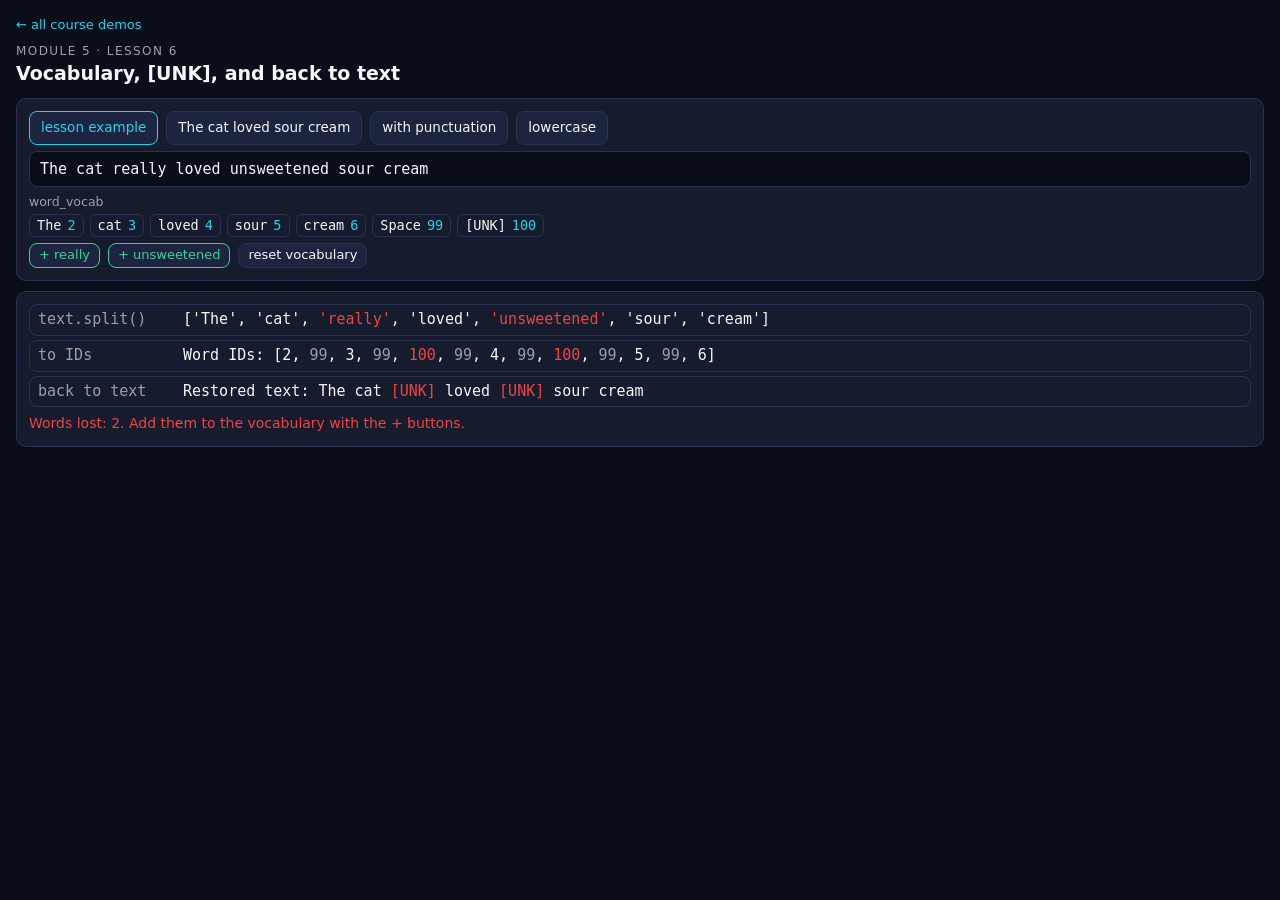
<file: docs/m05/word-vocab/index.html>
<!doctype html>
<html lang="en">
<head>
<meta charset="utf-8">
<meta name="viewport" content="width=device-width, initial-scale=1">
<title>Vocabulary and [UNK]</title>
<link rel="stylesheet" href="../../kit/kit.css">
<style>
.field { width: 100%; padding: 8px 10px; font-size: 15px; background: var(--bg); color: var(--ink); border: 1px solid var(--line); border-radius: 8px; }
.field.is-invalid { border-color: var(--red); color: var(--red); }
.label { margin: 6px 0 3px; font-size: 12.5px; }
.vocab { display: flex; flex-wrap: wrap; gap: 6px; margin: 0; padding: 0; list-style: none; font-size: 13.5px; }
.vocab li { padding: 1px 7px; border: 1px solid var(--line); border-radius: 6px; }
.vocab li b { margin-left: 6px; color: var(--cyan); font-weight: 500; }
.vocab li.is-new { border-color: var(--green); }
.add .chip { border-color: var(--green); color: var(--green); }
.add .chip, #reset { padding: 2px 9px; font-size: 13px; }   /* compact: 10 words and 8 additions fit in 600 px */
.panel .row--top { margin-top: 6px; }
.pipe { display: grid; gap: 4px; margin: 0; padding: 0; list-style: none; }
.stage { display: grid; grid-template-columns: 9em 1fr; gap: 4px 10px; align-items: baseline; padding: 4px 8px; border: 1px solid var(--line); border-radius: 8px; }
.stage .what { color: var(--muted); }
.val { white-space: pre-wrap; overflow-wrap: anywhere; }
.unk { color: var(--red); }
.space { color: var(--muted); }
.status { margin: 6px 0 0; font-size: 14px; }
@media (max-width: 520px) { .stage { grid-template-columns: 1fr; } }
</style>
</head>
<body>
<p class="eyebrow">Module 5 · lesson 6</p>
<h1>Vocabulary, [UNK], and back to text</h1>
<noscript><div class="panel">The demo didn't load. Open it in a new tab.</div></noscript>

<div class="panel">
  <div class="row" id="presets"></div>
  <div class="row--top">
    <input class="field mono" id="text" type="text" maxlength="60" autocomplete="off" spellcheck="false" aria-label="Phrase">
  </div>
  <p class="muted label">word_vocab</p>
  <ul class="vocab mono" id="vocab" aria-label="Vocabulary"></ul>
  <div class="row row--top">
    <div class="row add" id="add"></div>
    <button type="button" id="reset">reset vocabulary</button>
  </div>
</div>

<div class="panel">
  <ol class="pipe mono">
    <li class="stage"><span class="what">text.split()</span><span class="val" id="words"></span></li>
    <li class="stage"><span class="what">to IDs</span><span class="val" id="ids"></span></li>
    <li class="stage"><span class="what">back to text</span><span class="val" id="restored"></span></li>
  </ol>
  <p class="status" id="status" aria-live="polite"></p>
</div>

<script type="module">
import { MAX_ADDED, MAX_WORDS, run, vocabWith } from "./logic.js";
import { pySplit, reprStr } from "../../kit/py.js";
import { el, presets, ready } from "../../kit/ui.js";

const PRESETS = [
  { label: "lesson example", value: "The cat really loved unsweetened sour cream" },
  { label: "The cat loved sour cream", value: "The cat loved sour cream" },
  { label: "with punctuation", value: "The cat, loved sour cream!" },
  { label: "lowercase", value: "the cat loved sour cream" },
];
const state = { text: PRESETS[0].value, added: [] };
const $ = (id) => document.getElementById(id);
const input = $("text");
input.value = state.text;

function render() {
  const result = run(state.text, state.added);
  const entries = vocabWith(state.added);
  $("vocab").replaceChildren(...entries.map(([word, id]) =>
    el("li", { class: state.added.includes(word) ? "is-new" : "" }, word, el("b", {}, String(id)))));
  const full = state.added.length >= MAX_ADDED;
  $("add").replaceChildren(...result.unknown.map((word) => el("button", {
    type: "button", class: "chip", disabled: full, "aria-label": `Add to vocabulary: ${word}`,
    onclick: () => { state.added.push(word); render(); },
  }, `+ ${word}`)));
  // Lines exactly as the lesson prints them; [UNK] in red, "Space" muted.
  const wordNodes = ["["];
  result.words.forEach((word, i) => {
    if (i) wordNodes.push(", ");
    wordNodes.push(el("span", { class: result.unknown.includes(word) ? "unk" : "" }, reprStr(word)));
  });
  wordNodes.push("]");
  $("words").replaceChildren(...wordNodes);
  const idNodes = ["Word IDs: ["];
  result.ids.forEach((id, i) => {
    if (i) idNodes.push(", ");
    idNodes.push(el("span", { class: id === 100 ? "unk" : id === 99 ? "space" : "" }, String(id)));
  });
  idNodes.push("]");
  $("ids").replaceChildren(...idNodes);
  const restoredNodes = ["Restored text: "];
  result.restored.split(" ").forEach((word, i) => {
    if (i) restoredNodes.push(" ");
    restoredNodes.push(word === "[UNK]" ? el("span", { class: "unk" }, word) : word);
  });
  $("restored").replaceChildren(...restoredNodes);
  $("status").className = `status ${result.status === "lost" ? "bad" : "good"}`;
  $("status").textContent = result.message;
}

input.addEventListener("input", () => {
  presetBar.setActive(null);
  const tooLong = pySplit(input.value).length > MAX_WORDS;
  input.classList.toggle("is-invalid", tooLong);
  if (tooLong) {   // the stages keep showing the previous phrase, the status says why
    $("status").className = "status bad";
    $("status").textContent = `The demo handles up to ${MAX_WORDS} words. Shorten the phrase.`;
    return;
  }
  state.text = input.value;
  render();
});
$("reset").addEventListener("click", () => { state.added = []; render(); });

const presetBar = presets($("presets"), PRESETS, (value) => {
  state.text = value;
  input.value = value;
  input.classList.remove("is-invalid");
  render();
});
presetBar.setActive(0);

render();
ready();
</script>
</body>
</html>
</file>
<file: docs/kit/kit.css>
/* Shared demo styles. The palette comes from the course diagram generator (_build_png.py, modules 9-17). */
:root {
  --bg: #0a0e1a;
  --panel: #161b2e;
  --panel-2: #1d2440;
  --line: #2a3150;
  --ink: #f5f7fa;
  --muted: #9aa0a6;
  --cyan: #22d3ee;
  --purple: #a855f7;
  --green: #34d399;
  --orange: #f97316;
  --yellow: #fbbf24;
  --red: #ef4444;
  --cell: 40px;
  color-scheme: dark;
}

* { box-sizing: border-box; }
html, body { margin: 0; }
body {
  background: var(--bg);
  color: var(--ink);
  font: 15px/1.45 system-ui, -apple-system, "Segoe UI", Roboto, sans-serif;
  padding: 14px 16px;
}
.mono, code, input, output, .matrix, .readout {
  font-family: ui-monospace, "Cascadia Mono", Consolas, "DejaVu Sans Mono", monospace;
}

.eyebrow { margin: 0; color: var(--muted); font-size: 12px; letter-spacing: .12em; text-transform: uppercase; }
h1 { margin: 2px 0 12px; font-size: 19px; font-weight: 600; line-height: 1.25; }

.panel { background: var(--panel); border: 1px solid var(--line); border-radius: 10px; padding: 12px; margin-bottom: 10px; }
.row { display: flex; flex-wrap: wrap; gap: 8px; align-items: center; }
.row--spread { justify-content: space-between; }
.row--top { margin-top: 8px; }

button {
  font: inherit; font-size: 13.5px; color: var(--ink);
  background: var(--panel-2); border: 1px solid var(--line); border-radius: 8px;
  padding: 6px 11px; cursor: pointer;
}
button:hover { border-color: var(--cyan); }
button:disabled { opacity: .45; cursor: default; }
button:focus-visible, input:focus-visible, [tabindex]:focus-visible { outline: 2px solid var(--yellow); outline-offset: 2px; }
.chip[aria-pressed="true"] { border-color: var(--cyan); color: var(--cyan); }
.btn-play { border-color: var(--orange); color: var(--orange); }
.btn-play[aria-pressed="true"] { background: var(--orange); color: var(--bg); }

.slider-holder { flex: 1 1 160px; min-width: 140px; }
.slider { display: grid; gap: 2px; }
.slider__top { display: flex; justify-content: space-between; font-size: 13px; color: var(--muted); }
.slider__value { color: var(--ink); }
.slider input { width: 100%; accent-color: var(--cyan); }

.matrix { display: inline-grid; gap: 4px; }
.matrix__cell {
  width: var(--cell); height: 34px; display: grid; place-items: center;
  background: var(--bg); border: 1px solid var(--line); border-radius: 6px;
  color: var(--ink); font: inherit; font-size: 14px; text-align: center; padding: 0;
  transition: background .2s, border-color .2s, color .2s;
}
.matrix__cell.is-row { border-color: var(--cyan); background: rgba(34, 211, 238, .14); }
.matrix__cell.is-col { border-color: var(--purple); background: rgba(168, 85, 247, .16); }
.matrix__cell.is-hit { border-color: var(--orange); background: rgba(249, 115, 22, .2); color: var(--orange); }
.matrix__cell.is-invalid { border-color: var(--red); color: var(--red); }

.readout { margin: 0; font-size: 14px; overflow-wrap: anywhere; }
.caption { min-height: 21px; margin: 6px 0 0; font-size: 14px; color: var(--yellow); }
.verdict { margin: 0; font-weight: 600; }
.error { margin: 0; color: var(--red); font-size: 14px; }
.good { color: var(--green); }
.bad { color: var(--red); }
.muted { color: var(--muted); }
.home-link { display: inline-block; margin-bottom: 8px; font-size: 13px; color: var(--cyan); text-decoration: none; }
.home-link:hover, .home-link:focus-visible { text-decoration: underline; }
.locked p { margin: 0 0 10px; line-height: 1.55; }
.cta { display: inline-block; margin-top: 4px; padding: 9px 16px; border-radius: 8px; font-weight: 600;
  color: var(--bg); background: var(--cyan); text-decoration: none; }
.cta:hover, .cta:focus-visible { filter: brightness(1.12); outline: none; }

noscript .panel { color: var(--red); }

@media (max-width: 520px) {
  body { padding: 10px; }
}
@media (prefers-reduced-motion: reduce) {
  *, *::before, *::after { transition: none !important; animation: none !important; }
}
</file>
